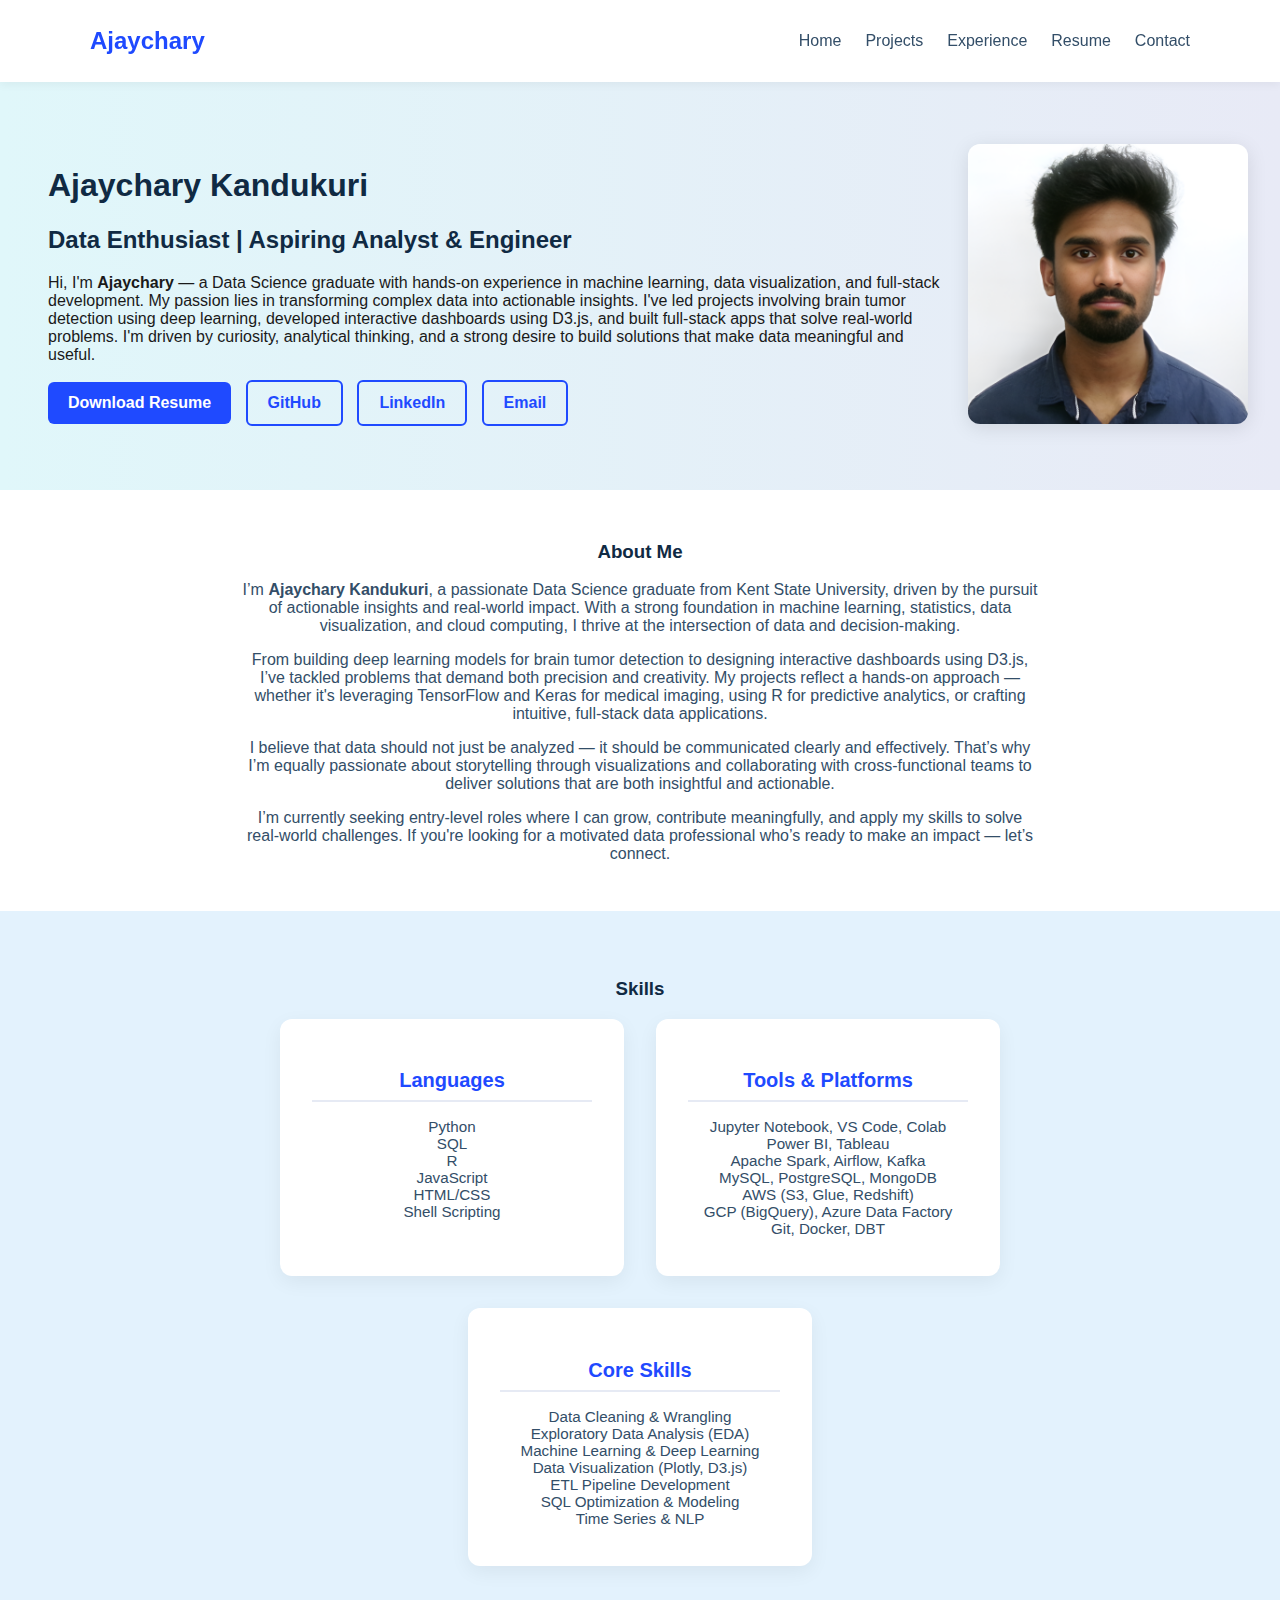
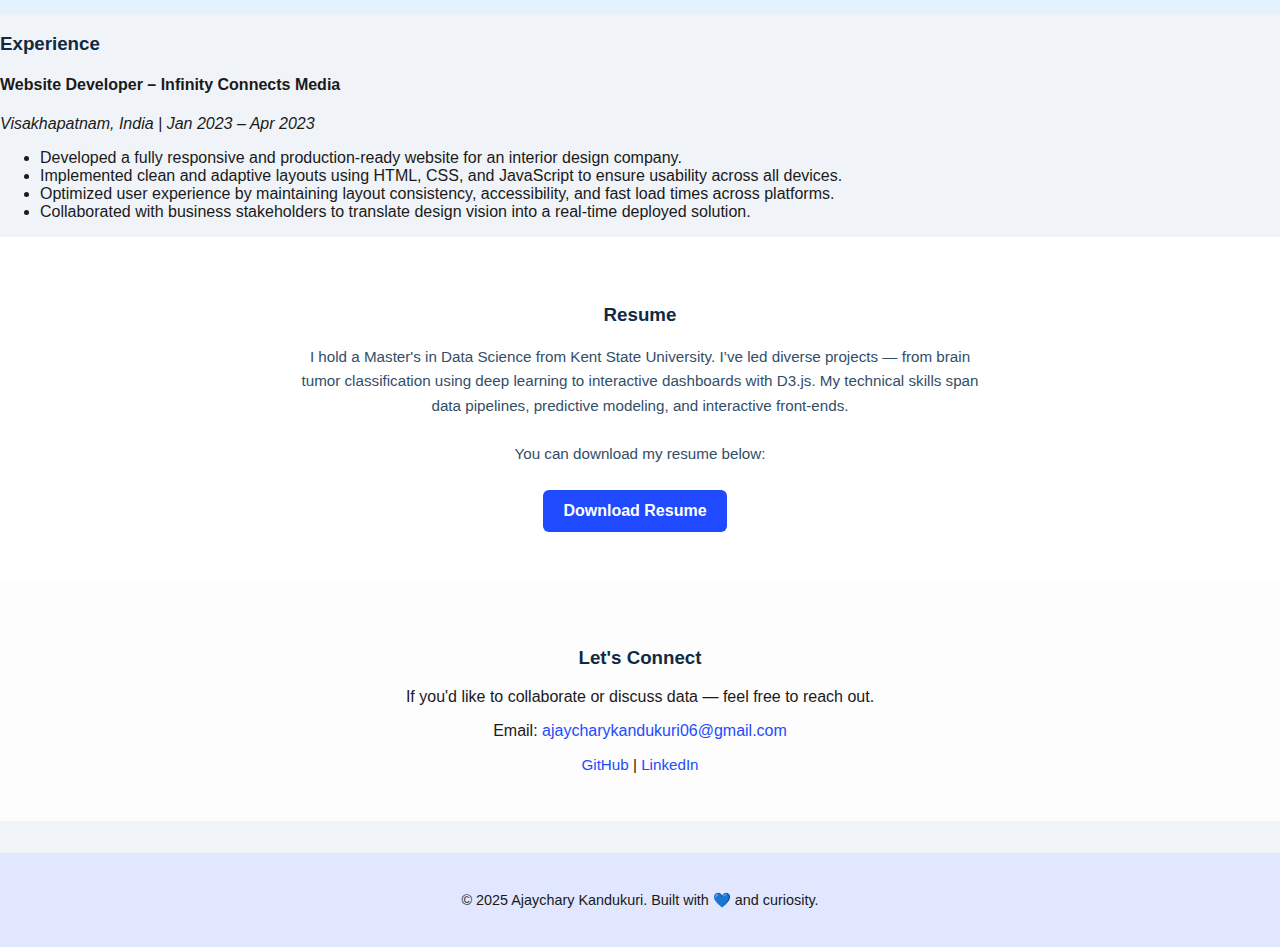
<file: index.html>
<!DOCTYPE html>
<html lang="en">
<head>
  <meta charset="UTF-8" />
  <meta name="viewport" content="width=device-width, initial-scale=1.0" />
  <title>Ajaychary Kandukuri | Portfolio</title>
  <link rel="stylesheet" href="style.css" />
  <script defer src="script.js"></script>
</head>
<body>

  <!-- SCROLL TO TOP BUTTON -->
  <button onclick="scrollToTop()" id="topBtn" title="Go to top">⬆</button>

  <!-- NAVIGATION BAR -->
  <nav class="navbar">
    <div class="nav-container">
      <a href="index.html" class="logo">Ajaychary</a>
      <div class="menu-toggle" onclick="toggleMenu()">☰</div>
      <ul class="nav-links" id="navLinks">
        <li><a href="index.html">Home</a></li>
        <li><a href="projects.html">Projects</a></li>
        <li><a href="#experience">Experience</a></li>
        <li><a href="#resume">Resume</a></li>
        <li><a href="#contact">Contact</a></li>
      </ul>
    </div>
  </nav>

  <!-- HERO SECTION -->
  <header class="hero">
    <div class="hero-text">
      <h1>Ajaychary Kandukuri</h1>
      <h2>Data Enthusiast | Aspiring Analyst & Engineer</h2>
      <p>
        Hi, I'm <strong>Ajaychary</strong> — a Data Science graduate with hands-on experience in machine learning, data visualization, and full-stack development.
        My passion lies in transforming complex data into actionable insights. I've led projects involving brain tumor detection using deep learning,
        developed interactive dashboards using D3.js, and built full-stack apps that solve real-world problems. I'm driven by curiosity, analytical thinking, and a strong desire to build solutions that make data meaningful and useful.
      </p>
      <div class="buttons">
        <a href="Ajay Resume.pdf" download class="btn">Download Resume</a>
        <a href="https://github.com/ajaychary06" class="btn-outline" target="_blank">GitHub</a>
        <a href="https://www.linkedin.com/in/ajaychary-kandukuri-053a5a25a/" class="btn-outline" target="_blank">LinkedIn</a>
        <a href="mailto:ajaycharykandukuri06@gmail.com" class="btn-outline">Email</a>
      </div>
    </div>
    <div class="hero-img">
      <img src="ajay picsa.jpg" alt="Ajaychary's Profile Image" />
    </div>
  </header>

  <!-- ABOUT SECTION -->
  <section class="about">
    <h3>About Me</h3>
    <p>
      I’m <strong>Ajaychary Kandukuri</strong>, a passionate Data Science graduate from Kent State University, driven by the pursuit of actionable insights and real-world impact. With a strong foundation in machine learning, statistics, data visualization, and cloud computing, I thrive at the intersection of data and decision-making.
    </p>
    <p>
      From building deep learning models for brain tumor detection to designing interactive dashboards using D3.js, I’ve tackled problems that demand both precision and creativity. My projects reflect a hands-on approach — whether it's leveraging TensorFlow and Keras for medical imaging, using R for predictive analytics, or crafting intuitive, full-stack data applications.
    </p>
    <p>
      I believe that data should not just be analyzed — it should be communicated clearly and effectively. That’s why I’m equally passionate about storytelling through visualizations and collaborating with cross-functional teams to deliver solutions that are both insightful and actionable.
    </p>
    <p>
      I’m currently seeking entry-level roles where I can grow, contribute meaningfully, and apply my skills to solve real-world challenges. If you're looking for a motivated data professional who’s ready to make an impact — let’s connect.
    </p>
  </section>

  <!-- SKILLS SECTION -->
  <section class="skills" id="skills">
    <h3>Skills</h3>
    <div class="skills-row">

      <!-- Languages -->
      <div class="skill-column">
        <h4>Languages</h4>
        <ul>
          <li>Python</li>
          <li>SQL</li>
          <li>R</li>
          <li>JavaScript</li>
          <li>HTML/CSS</li>
          <li>Shell Scripting</li>
        </ul>
      </div>

      <!-- Tools -->
      <div class="skill-column">
        <h4>Tools & Platforms</h4>
        <ul>
          <li>Jupyter Notebook, VS Code, Colab</li>
          <li>Power BI, Tableau</li>
          <li>Apache Spark, Airflow, Kafka</li>
          <li>MySQL, PostgreSQL, MongoDB</li>
          <li>AWS (S3, Glue, Redshift)</li>
          <li>GCP (BigQuery), Azure Data Factory</li>
          <li>Git, Docker, DBT</li>
        </ul>
      </div>

      <!-- Core Skills -->
      <div class="skill-column">
        <h4>Core Skills</h4>
        <ul>
          <li>Data Cleaning & Wrangling</li>
          <li>Exploratory Data Analysis (EDA)</li>
          <li>Machine Learning & Deep Learning</li>
          <li>Data Visualization (Plotly, D3.js)</li>
          <li>ETL Pipeline Development</li>
          <li>SQL Optimization & Modeling</li>
          <li>Time Series & NLP</li>
        </ul>
      </div>

    </div>
  </section>

  <!-- EXPERIENCE SECTION -->
  <section class="experience" id="experience">
    <h3>Experience</h3>
    <div class="job-entry">
      <h4>Website Developer – Infinity Connects Media</h4>
      <p><em>Visakhapatnam, India | Jan 2023 – Apr 2023</em></p>
      <ul>
        <li>Developed a fully responsive and production-ready website for an interior design company.</li>
        <li>Implemented clean and adaptive layouts using HTML, CSS, and JavaScript to ensure usability across all devices.</li>
        <li>Optimized user experience by maintaining layout consistency, accessibility, and fast load times across platforms.</li>
        <li>Collaborated with business stakeholders to translate design vision into a real-time deployed solution.</li>
      </ul>
    </div>
  </section>

  <!-- RESUME SECTION -->
  <section id="resume" class="resume-section">
    <h3>Resume</h3>
    <p>
      I hold a Master's in Data Science from Kent State University. I’ve led diverse projects — from brain tumor classification using deep learning to interactive dashboards with D3.js.
      My technical skills span data pipelines, predictive modeling, and interactive front-ends.
    </p>
    <p>You can download my resume below:</p>
    <a href="Ajay Resume.pdf" download class="btn">Download Resume</a>
  </section>

  <!-- CONTACT SECTION -->
  <section id="contact" class="contact">
    <h3>Let's Connect</h3>
    <p>If you'd like to collaborate or discuss data — feel free to reach out.</p>
    <p>Email: <a href="mailto:ajaycharykandukuri06@gmail.com">ajaycharykandukuri06@gmail.com</a></p>
    <div class="contact-socials">
      <a href="https://github.com/ajaychary06" target="_blank">GitHub</a> |
      <a href="https://www.linkedin.com/in/ajaychary-kandukuri-053a5a25a/" target="_blank">LinkedIn</a>
    </div>
  </section>

  <!-- FOOTER -->
  <footer class="footer">
    <p>&copy; 2025 Ajaychary Kandukuri. Built with 💙 and curiosity.</p>
  </footer>

  <!-- Google Analytics -->
  <script async src="https://www.googletagmanager.com/gtag/js?id=G-62E37YFC2W"></script>
  <script>
    window.dataLayer = window.dataLayer || [];
    function gtag(){dataLayer.push(arguments);}
    gtag('js', new Date());
    gtag('config', 'G-62E37YFC2W');
  </script>

  <!-- Mobile Menu Toggle Script -->
  <script>
    function toggleMenu() {
      const nav = document.getElementById("navLinks");
      nav.classList.toggle("active");
    }

    // Optional: Scroll to top logic
    window.onscroll = function () {
      const topBtn = document.getElementById("topBtn");
      topBtn.style.display = window.scrollY > 200 ? "block" : "none";
    };

    function scrollToTop() {
      window.scrollTo({ top: 0, behavior: "smooth" });
    }
  </script>

</body>
</html>
</file>
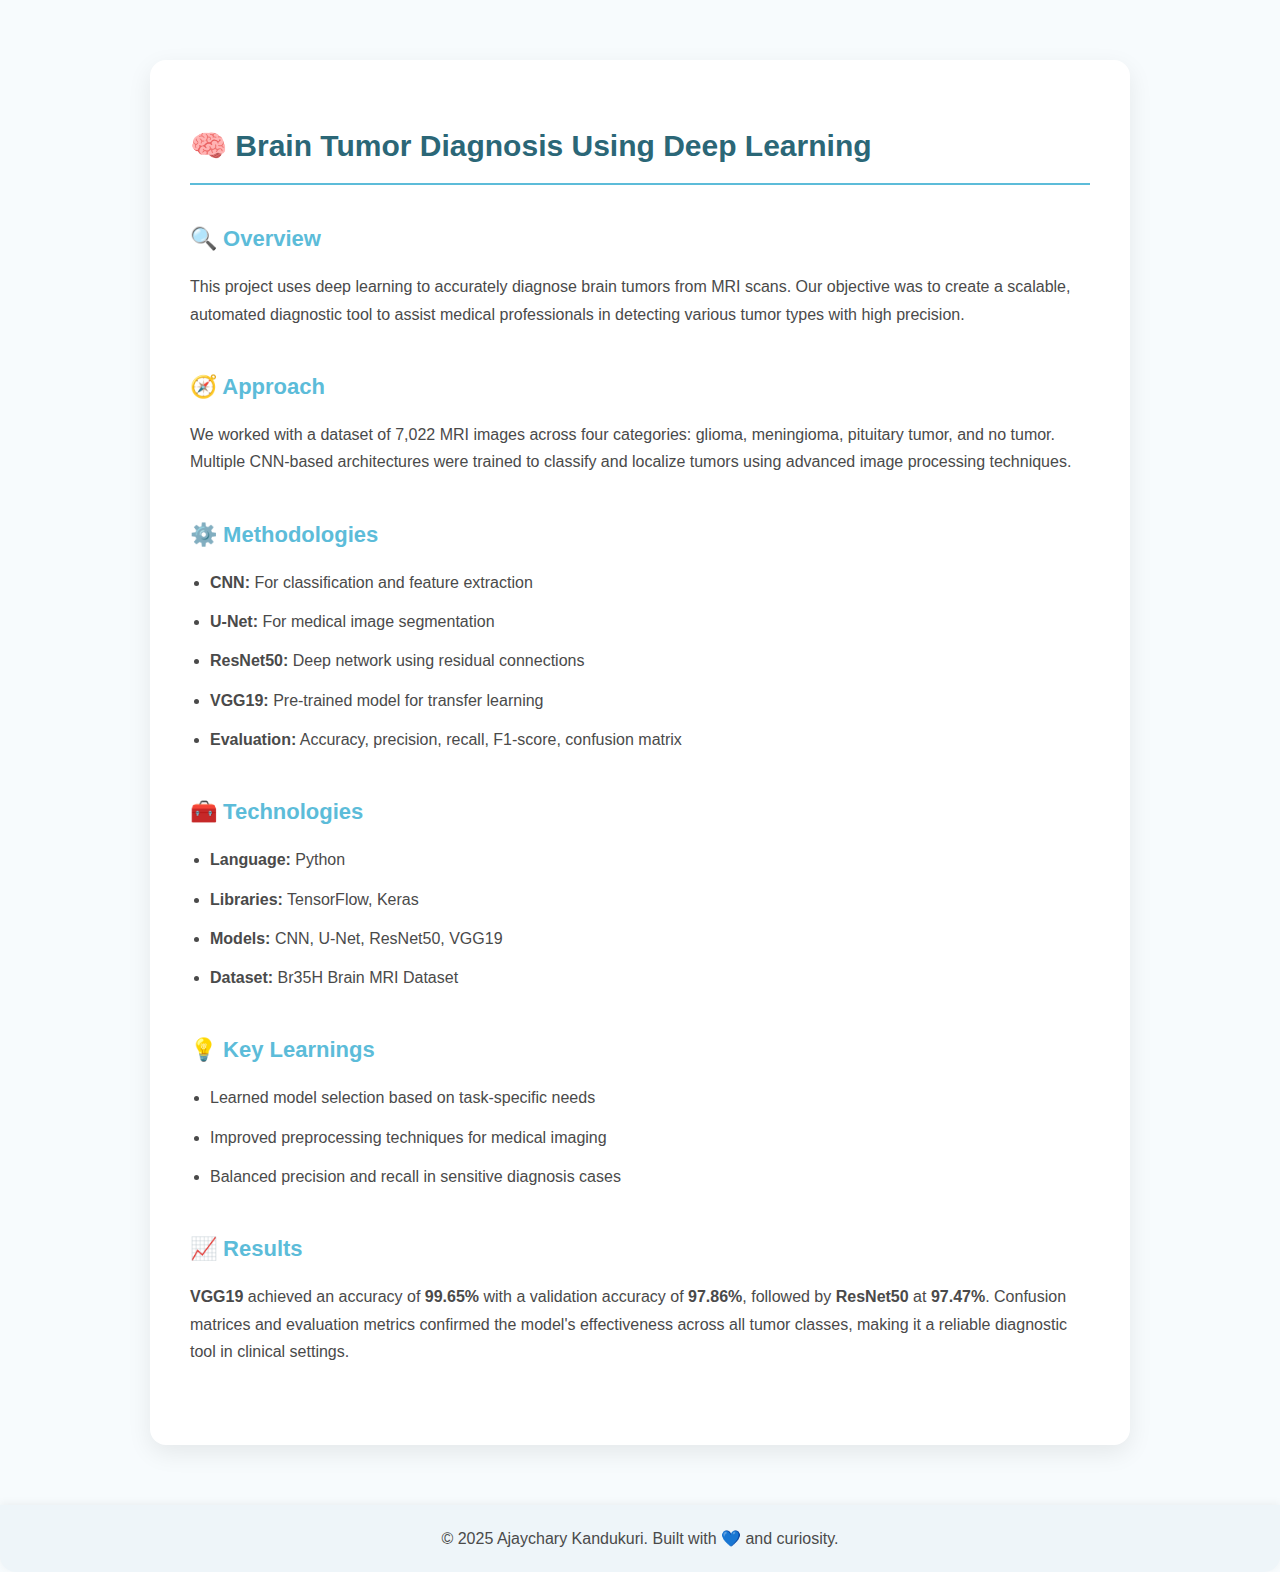
<file: brain tumor.html>
<!DOCTYPE html>
<html lang="en">
<head>
  <meta charset="UTF-8" />
  <meta name="viewport" content="width=device-width, initial-scale=1.0"/>
  <title>Brain Tumor Diagnosis</title>
  <style>
    :root {
      --bg: #f7fbfd;
      --card: #ffffff;
      --primary: #5cbcd9;
      --accent: #2b6777;
      --text: #1f2d3d;
      --soft-text: #4a4a4a;
    }

    body {
      margin: 0;
      font-family: 'Helvetica Neue', 'Segoe UI', sans-serif;
      background-color: var(--bg);
      color: var(--text);
      line-height: 1.7;
    }

    .container {
      max-width: 900px;
      margin: 60px auto;
      background-color: var(--card);
      padding: 40px;
      border-radius: 16px;
      box-shadow: 0 8px 24px rgba(0, 0, 0, 0.08);
    }

    h1 {
      font-size: 30px;
      color: var(--accent);
      border-bottom: 2px solid var(--primary);
      padding-bottom: 12px;
      margin-bottom: 30px;
    }

    h2 {
      font-size: 22px;
      color: var(--primary);
      margin-top: 35px;
      margin-bottom: 12px;
    }

    p, li {
      font-size: 16px;
      color: var(--soft-text);
      margin-bottom: 12px;
    }

    ul {
      padding-left: 20px;
    }

    .section {
      margin-bottom: 40px;
    }

    @media (max-width: 768px) {
      .container {
        padding: 25px;
        margin: 20px;
      }

      h1 {
        font-size: 24px;
      }

      h2 {
        font-size: 20px;
      }
    }
  </style>
</head>
<body>
  <div class="container">
    <h1>🧠 Brain Tumor Diagnosis Using Deep Learning</h1>

    <div class="section">
      <h2>🔍 Overview</h2>
      <p>
        This project uses deep learning to accurately diagnose brain tumors from MRI scans. Our objective was to create a scalable, automated diagnostic tool to assist medical professionals in detecting various tumor types with high precision.
      </p>
    </div>

    <div class="section">
      <h2>🧭 Approach</h2>
      <p>
        We worked with a dataset of 7,022 MRI images across four categories: glioma, meningioma, pituitary tumor, and no tumor.
        Multiple CNN-based architectures were trained to classify and localize tumors using advanced image processing techniques.
      </p>
    </div>

    <div class="section">
      <h2>⚙️ Methodologies</h2>
      <ul>
        <li><strong>CNN:</strong> For classification and feature extraction</li>
        <li><strong>U-Net:</strong> For medical image segmentation</li>
        <li><strong>ResNet50:</strong> Deep network using residual connections</li>
        <li><strong>VGG19:</strong> Pre-trained model for transfer learning</li>
        <li><strong>Evaluation:</strong> Accuracy, precision, recall, F1-score, confusion matrix</li>
      </ul>
    </div>

    <div class="section">
      <h2>🧰 Technologies</h2>
      <ul>
        <li><strong>Language:</strong> Python</li>
        <li><strong>Libraries:</strong> TensorFlow, Keras</li>
        <li><strong>Models:</strong> CNN, U-Net, ResNet50, VGG19</li>
        <li><strong>Dataset:</strong> Br35H Brain MRI Dataset</li>
      </ul>
    </div>

    <div class="section">
      <h2>💡 Key Learnings</h2>
      <ul>
        <li>Learned model selection based on task-specific needs</li>
        <li>Improved preprocessing techniques for medical imaging</li>
        <li>Balanced precision and recall in sensitive diagnosis cases</li>
      </ul>
    </div>

    <div class="section">
      <h2>📈 Results</h2>
      <p>
        <strong>VGG19</strong> achieved an accuracy of <strong>99.65%</strong> with a validation accuracy of <strong>97.86%</strong>,
        followed by <strong>ResNet50</strong> at <strong>97.47%</strong>. Confusion matrices and evaluation metrics confirmed
        the model's effectiveness across all tumor classes, making it a reliable diagnostic tool in clinical settings.
      </p>
    </div>
  </div>
  <footer class="footer" style="background-color: #eef5f9; color: #4a4a4a; text-align: center; padding: 20px; margin-top: 40px; border-radius: 0 0 16px 16px; box-shadow: 0 -2px 8px rgba(0, 0, 0, 0.05);">
    <p style="margin: 0;">&copy; 2025 Ajaychary Kandukuri. Built with 💙 and curiosity.</p>
  </footer>
</body>
</html>
</file>
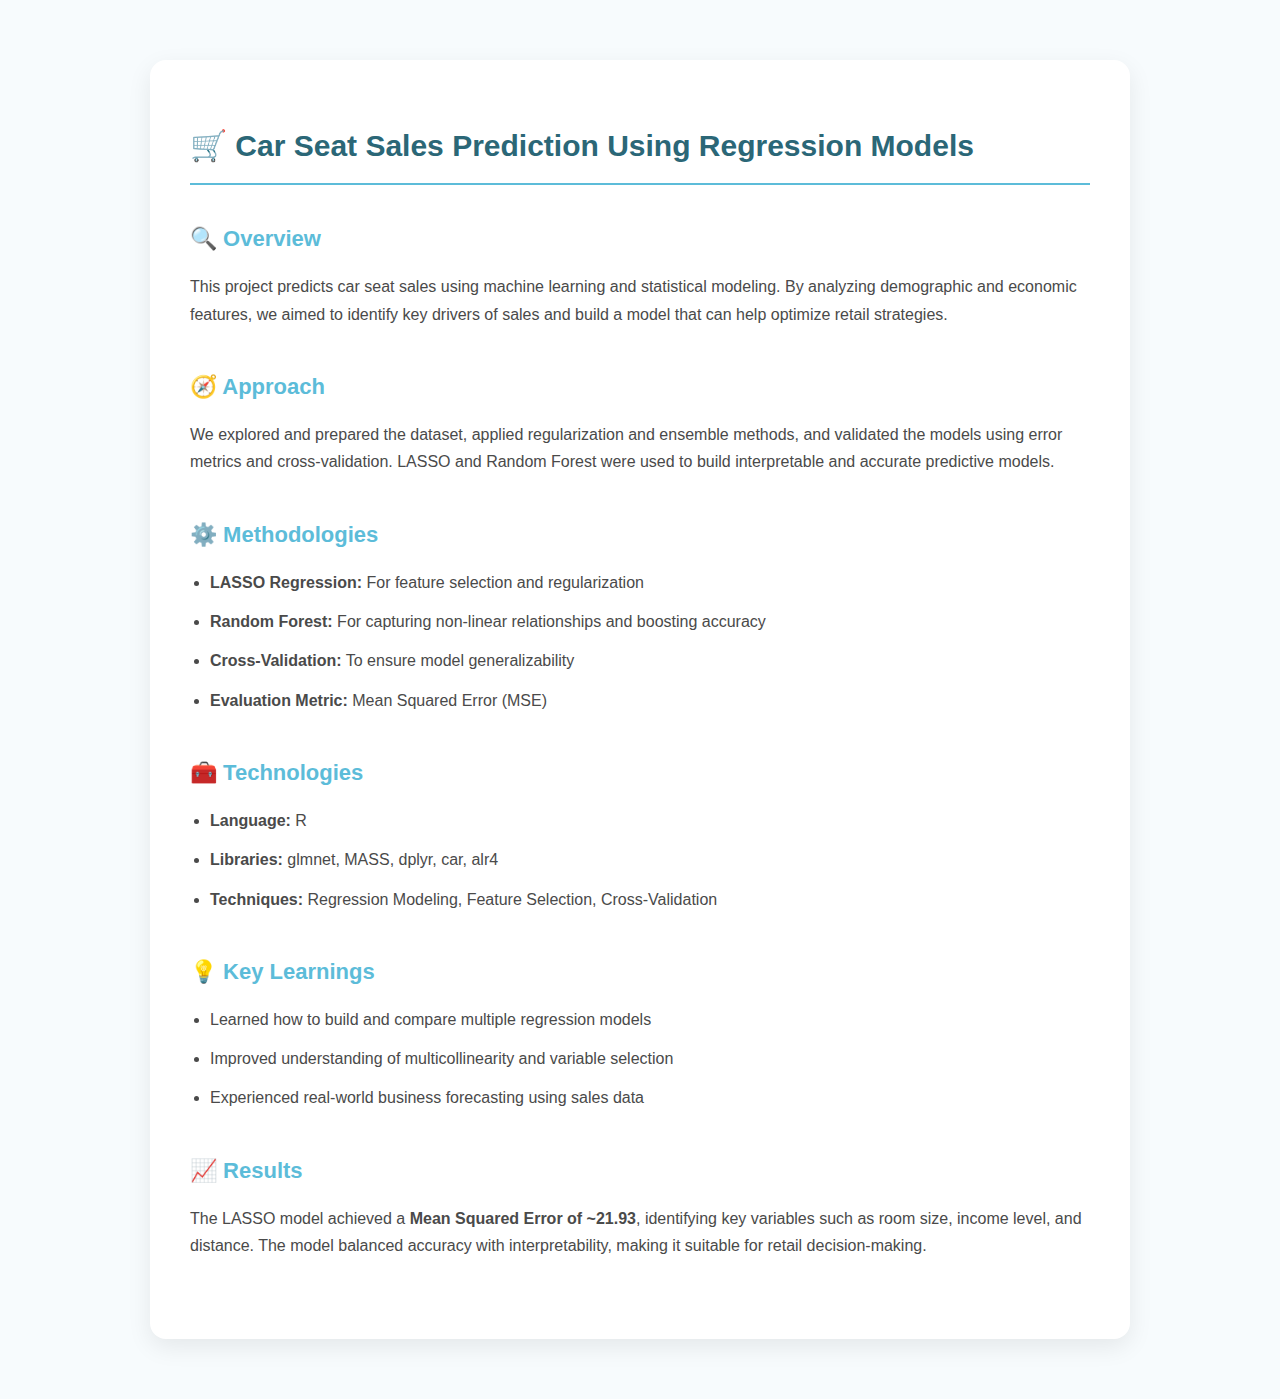
<file: car seats sales.html>
<!DOCTYPE html>
<html lang="en">
<head>
  <meta charset="UTF-8" />
  <meta name="viewport" content="width=device-width, initial-scale=1.0"/>
  <title>Car Seat Sales Prediction</title>
  <style>
    :root {
      --bg: #f7fbfd;
      --card: #ffffff;
      --primary: #5cbcd9;
      --accent: #2b6777;
      --text: #1f2d3d;
      --soft-text: #4a4a4a;
    }

    body {
      margin: 0;
      font-family: 'Helvetica Neue', 'Segoe UI', sans-serif;
      background-color: var(--bg);
      color: var(--text);
      line-height: 1.7;
    }

    .container {
      max-width: 900px;
      margin: 60px auto;
      background-color: var(--card);
      padding: 40px;
      border-radius: 16px;
      box-shadow: 0 8px 24px rgba(0, 0, 0, 0.08);
    }

    h1 {
      font-size: 30px;
      color: var(--accent);
      border-bottom: 2px solid var(--primary);
      padding-bottom: 12px;
      margin-bottom: 30px;
    }

    h2 {
      font-size: 22px;
      color: var(--primary);
      margin-top: 35px;
      margin-bottom: 12px;
    }

    p, li {
      font-size: 16px;
      color: var(--soft-text);
      margin-bottom: 12px;
    }

    ul {
      padding-left: 20px;
    }

    .section {
      margin-bottom: 40px;
    }

    @media (max-width: 768px) {
      .container {
        padding: 25px;
        margin: 20px;
      }

      h1 {
        font-size: 24px;
      }

      h2 {
        font-size: 20px;
      }
    }
  </style>
</head>
<body>
  <div class="container">
    <h1>🛒 Car Seat Sales Prediction Using Regression Models</h1>

    <div class="section">
      <h2>🔍 Overview</h2>
      <p>
        This project predicts car seat sales using machine learning and statistical modeling. By analyzing demographic and economic features, we aimed to identify key drivers of sales and build a model that can help optimize retail strategies.
      </p>
    </div>

    <div class="section">
      <h2>🧭 Approach</h2>
      <p>
        We explored and prepared the dataset, applied regularization and ensemble methods, and validated the models using error metrics and cross-validation.
        LASSO and Random Forest were used to build interpretable and accurate predictive models.
      </p>
    </div>

    <div class="section">
      <h2>⚙️ Methodologies</h2>
      <ul>
        <li><strong>LASSO Regression:</strong> For feature selection and regularization</li>
        <li><strong>Random Forest:</strong> For capturing non-linear relationships and boosting accuracy</li>
        <li><strong>Cross-Validation:</strong> To ensure model generalizability</li>
        <li><strong>Evaluation Metric:</strong> Mean Squared Error (MSE)</li>
      </ul>
    </div>

    <div class="section">
      <h2>🧰 Technologies</h2>
      <ul>
        <li><strong>Language:</strong> R</li>
        <li><strong>Libraries:</strong> glmnet, MASS, dplyr, car, alr4</li>
        <li><strong>Techniques:</strong> Regression Modeling, Feature Selection, Cross-Validation</li>
      </ul>
    </div>

    <div class="section">
      <h2>💡 Key Learnings</h2>
      <ul>
        <li>Learned how to build and compare multiple regression models</li>
        <li>Improved understanding of multicollinearity and variable selection</li>
        <li>Experienced real-world business forecasting using sales data</li>
      </ul>
    </div>

    <div class="section">
      <h2>📈 Results</h2>
      <p>
        The LASSO model achieved a <strong>Mean Squared Error of ~21.93</strong>, identifying key variables such as room size,
        income level, and distance. The model balanced accuracy with interpretability, making it suitable for retail decision-making.
      </p>
    </div>
  </div>
</body>
</html>
</file>
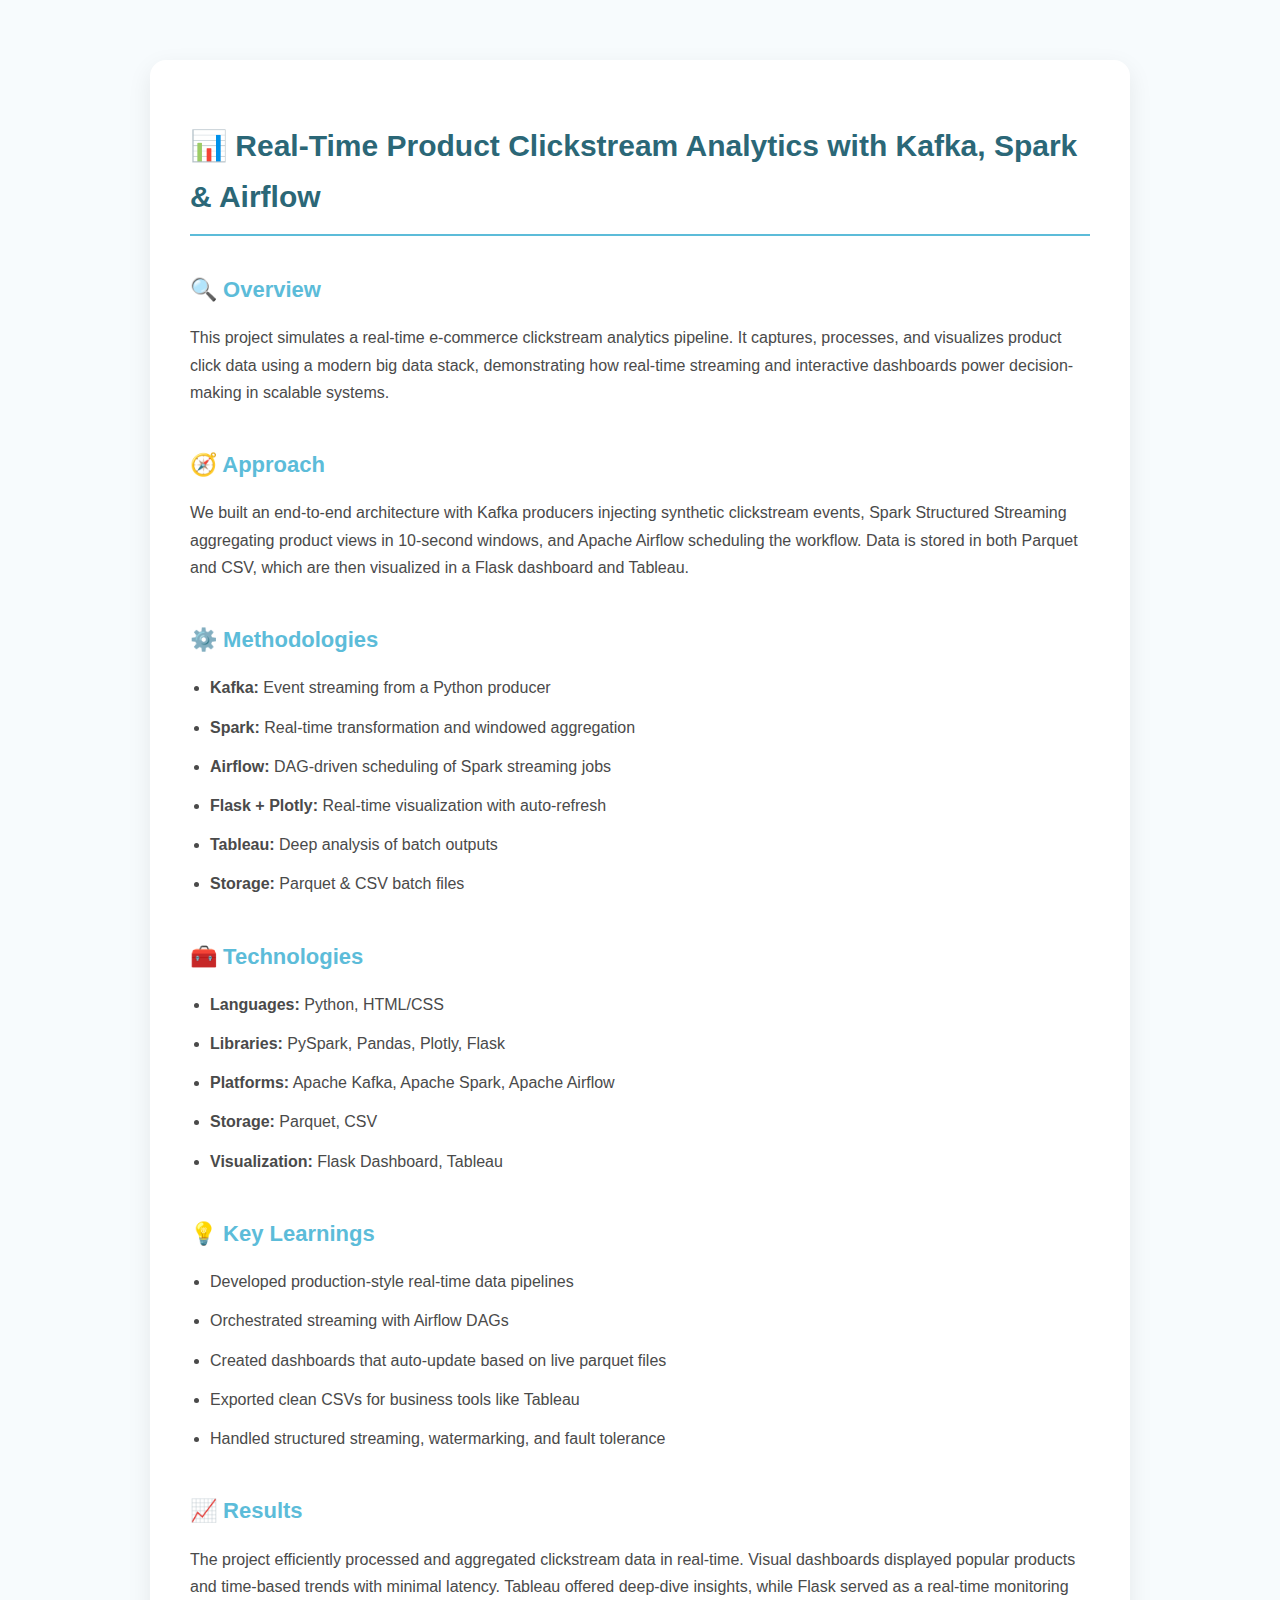
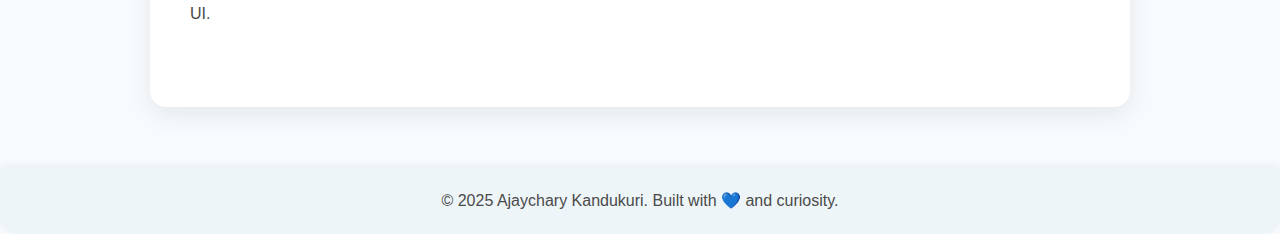
<file: clickstream project.html>
<!DOCTYPE html>
<html lang="en">
<head>
  <meta charset="UTF-8" />
  <meta name="viewport" content="width=device-width, initial-scale=1.0"/>
  <title>Real-Time Product Clickstream Analytics</title>
  <style>
    :root {
      --bg: #f7fbfd;
      --card: #ffffff;
      --primary: #5cbcd9;
      --accent: #2b6777;
      --text: #1f2d3d;
      --soft-text: #4a4a4a;
    }

    body {
      margin: 0;
      font-family: 'Helvetica Neue', 'Segoe UI', sans-serif;
      background-color: var(--bg);
      color: var(--text);
      line-height: 1.7;
    }

    .container {
      max-width: 900px;
      margin: 60px auto;
      background-color: var(--card);
      padding: 40px;
      border-radius: 16px;
      box-shadow: 0 8px 24px rgba(0, 0, 0, 0.08);
    }

    h1 {
      font-size: 30px;
      color: var(--accent);
      border-bottom: 2px solid var(--primary);
      padding-bottom: 12px;
      margin-bottom: 30px;
    }

    h2 {
      font-size: 22px;
      color: var(--primary);
      margin-top: 35px;
      margin-bottom: 12px;
    }

    p, li {
      font-size: 16px;
      color: var(--soft-text);
      margin-bottom: 12px;
    }

    ul {
      padding-left: 20px;
    }

    .section {
      margin-bottom: 40px;
    }

    @media (max-width: 768px) {
      .container {
        padding: 25px;
        margin: 20px;
      }

      h1 {
        font-size: 24px;
      }

      h2 {
        font-size: 20px;
      }
    }
  </style>
</head>
<body>
  <div class="container">
    <h1>📊 Real-Time Product Clickstream Analytics with Kafka, Spark & Airflow</h1>

    <div class="section">
      <h2>🔍 Overview</h2>
      <p>
        This project simulates a real-time e-commerce clickstream analytics pipeline. It captures, processes, and visualizes product click data using a modern big data stack, demonstrating how real-time streaming and interactive dashboards power decision-making in scalable systems.
      </p>
    </div>

    <div class="section">
      <h2>🧭 Approach</h2>
      <p>
        We built an end-to-end architecture with Kafka producers injecting synthetic clickstream events, Spark Structured Streaming aggregating product views in 10-second windows, and Apache Airflow scheduling the workflow. Data is stored in both Parquet and CSV, which are then visualized in a Flask dashboard and Tableau.
      </p>
    </div>

    <div class="section">
      <h2>⚙️ Methodologies</h2>
      <ul>
        <li><strong>Kafka:</strong> Event streaming from a Python producer</li>
        <li><strong>Spark:</strong> Real-time transformation and windowed aggregation</li>
        <li><strong>Airflow:</strong> DAG-driven scheduling of Spark streaming jobs</li>
        <li><strong>Flask + Plotly:</strong> Real-time visualization with auto-refresh</li>
        <li><strong>Tableau:</strong> Deep analysis of batch outputs</li>
        <li><strong>Storage:</strong> Parquet & CSV batch files</li>
      </ul>
    </div>

    <div class="section">
      <h2>🧰 Technologies</h2>
      <ul>
        <li><strong>Languages:</strong> Python, HTML/CSS</li>
        <li><strong>Libraries:</strong> PySpark, Pandas, Plotly, Flask</li>
        <li><strong>Platforms:</strong> Apache Kafka, Apache Spark, Apache Airflow</li>
        <li><strong>Storage:</strong> Parquet, CSV</li>
        <li><strong>Visualization:</strong> Flask Dashboard, Tableau</li>
      </ul>
    </div>

    <div class="section">
      <h2>💡 Key Learnings</h2>
      <ul>
        <li>Developed production-style real-time data pipelines</li>
        <li>Orchestrated streaming with Airflow DAGs</li>
        <li>Created dashboards that auto-update based on live parquet files</li>
        <li>Exported clean CSVs for business tools like Tableau</li>
        <li>Handled structured streaming, watermarking, and fault tolerance</li>
      </ul>
    </div>

    <div class="section">
      <h2>📈 Results</h2>
      <p>
        The project efficiently processed and aggregated clickstream data in real-time. Visual dashboards displayed popular products and time-based trends with minimal latency. Tableau offered deep-dive insights, while Flask served as a real-time monitoring UI.
      </p>
    </div>
  </div>
  <footer class="footer" style="background-color: #eef5f9; color: #4a4a4a; text-align: center; padding: 20px; margin-top: 40px; border-radius: 0 0 16px 16px; box-shadow: 0 -2px 8px rgba(0, 0, 0, 0.05);">
    <p style="margin: 0;">&copy; 2025 Ajaychary Kandukuri. Built with 💙 and curiosity.</p>
  </footer>
</body>
</html>
</file>
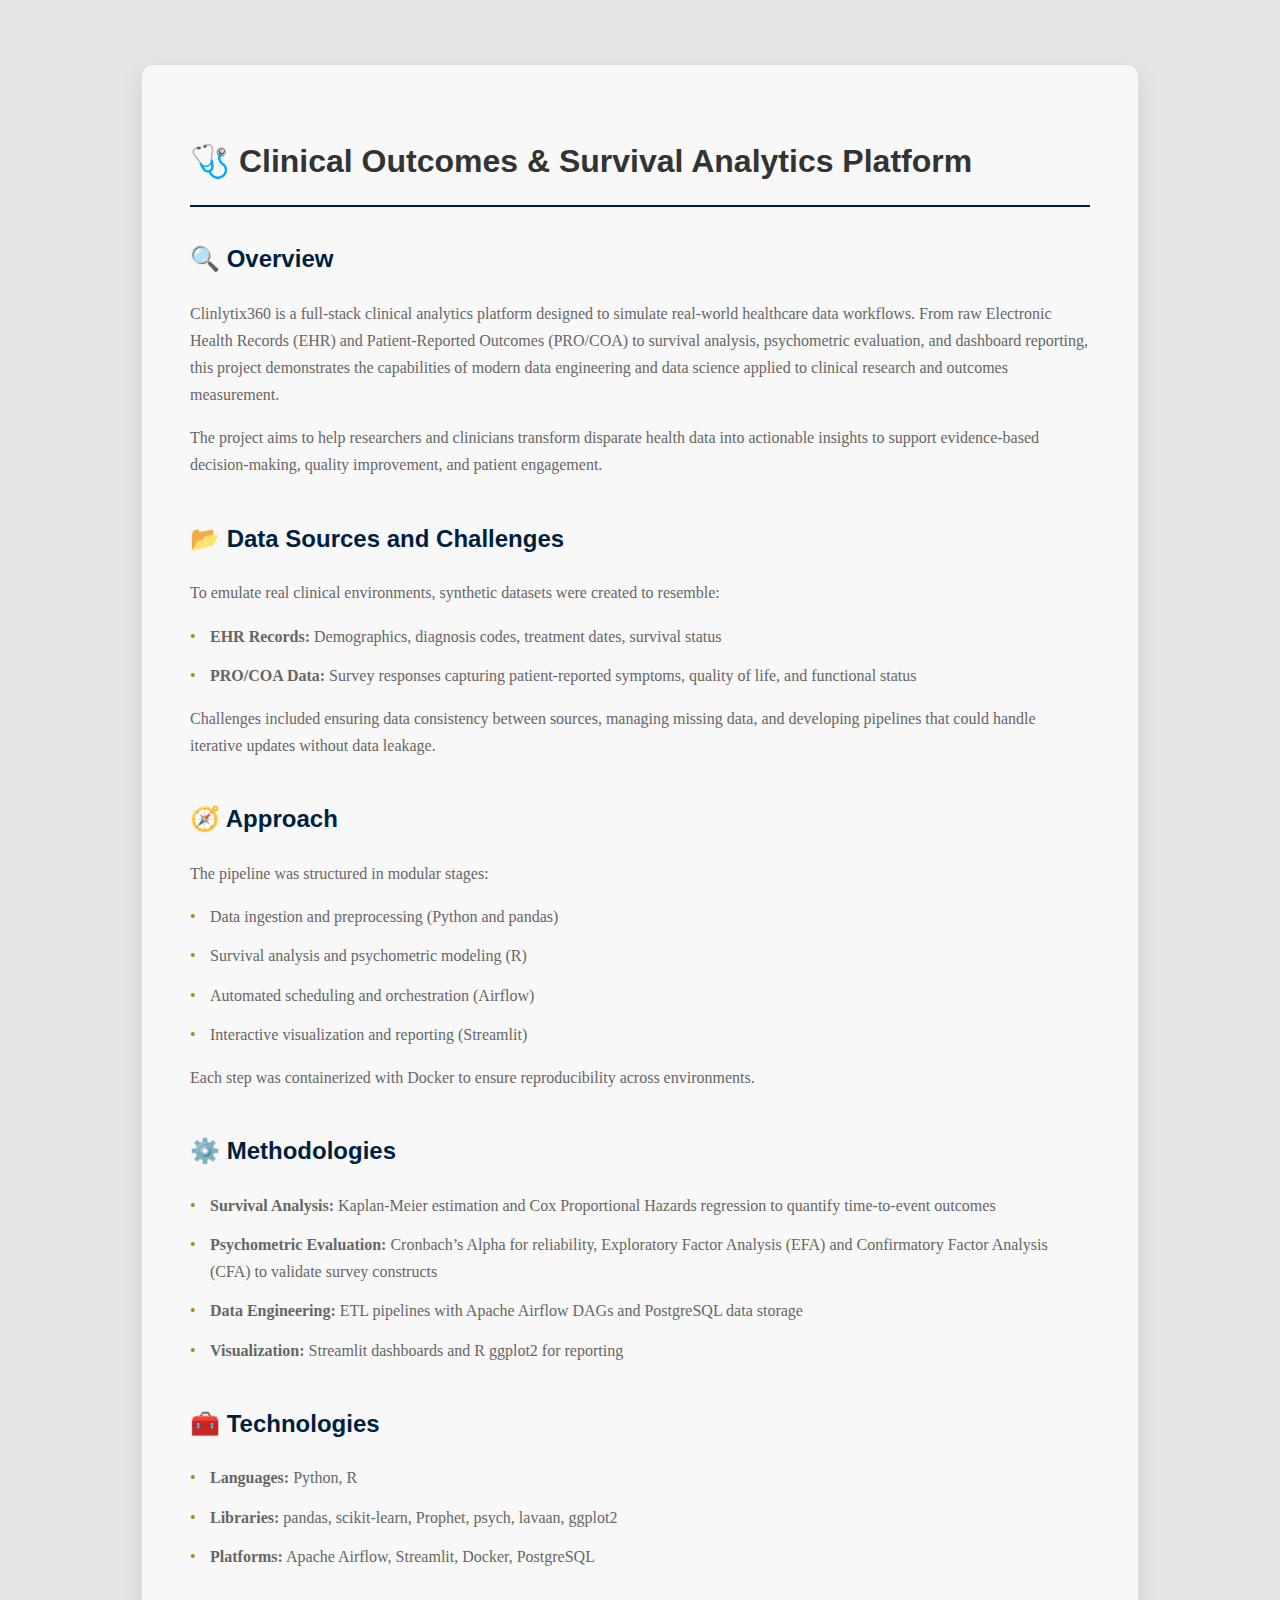
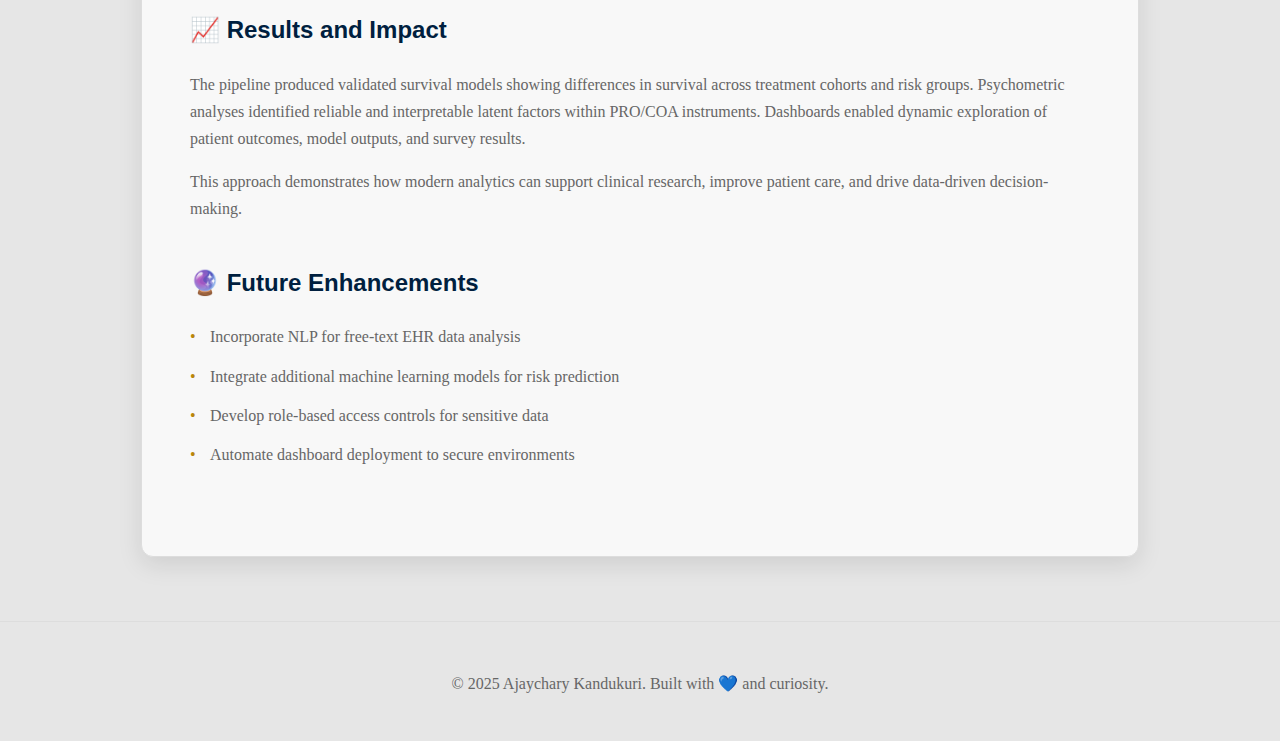
<file: clinlytix360 project.html>
<!DOCTYPE html>
<html lang="en">
<head>
    <meta charset="UTF-8" />
    <meta name="viewport" content="width=device-width, initial-scale=1.0"/>
    <title>Clinlytix360 – End-to-End Clinical Analytics Pipeline</title>
    <style>
        /* --- Root Variables for a Royal & Elegant Theme --- */
        :root {
            --royal-navy: #001f3f;
            --gold-accent: #b8860b;
            --background-light: #f8f8f8;
            --background-dark: #e6e6e6;
            --text-color-dark: #333;
            --text-color-soft: #666;
            --border-color: #ddd;
            --shadow-color: rgba(0, 0, 0, 0.1);
            --font-family-body: 'Merriweather', serif;
            --font-family-heading: 'Poppins', sans-serif;
        }

        /* --- General Body Styles --- */
        body {
            margin: 0;
            font-family: var(--font-family-body);
            background-color: var(--background-dark);
            color: var(--text-color-dark);
            line-height: 1.7;
        }

        /* --- Project Detail Container --- */
        .project-detail-container {
            max-width: 900px;
            margin: 4rem auto;
            background-color: var(--background-light);
            padding: 3rem;
            border-radius: 12px;
            box-shadow: 0 8px 24px var(--shadow-color);
            border: 1px solid var(--border-color);
        }

        /* --- Headings --- */
        h1, h2, h3, h4 {
            font-family: var(--font-family-heading);
            font-weight: 600;
            color: var(--text-color-dark);
        }

        h1 {
            font-size: 2rem;
            color: var(--text-color-dark);
            border-bottom: 2px solid var(--royal-navy);
            padding-bottom: 1rem;
            margin-bottom: 2rem;
        }

        h2 {
            font-size: 1.5rem;
            color: var(--royal-navy);
            margin-top: 2rem;
        }

        /* --- Paragraphs and Lists --- */
        p, li {
            font-size: 1rem;
            color: var(--text-color-soft);
            margin-bottom: 12px;
        }

        ul {
            list-style: none;
            padding: 0;
        }
        
        li {
            position: relative;
            padding-left: 20px;
        }
        
        li::before {
            content: '•';
            color: var(--gold-accent);
            position: absolute;
            left: 0;
        }

        .section {
            margin-bottom: 40px;
        }

        /* --- Footer --- */
        .footer {
            background-color: var(--background-dark);
            text-align: center;
            padding: 2rem;
            color: var(--text-color-soft);
            font-size: 0.9rem;
            margin-top: 3rem;
            border-top: 1px solid var(--border-color);
        }

        /* --- Media Queries --- */
        @media (max-width: 768px) {
            .project-detail-container {
                margin: 2rem 1rem;
                padding: 2rem 1.5rem;
            }

            h1 {
                font-size: 24px;
            }

            h2 {
                font-size: 20px;
            }
        }
    </style>
</head>
<body>
    <div class="project-detail-container">
        <h1>🩺 Clinical Outcomes & Survival Analytics Platform </h1>

        <div class="section">
            <h2>🔍 Overview</h2>
            <p>
                Clinlytix360 is a full-stack clinical analytics platform designed to simulate real-world healthcare data workflows. From raw Electronic Health Records (EHR) and Patient-Reported Outcomes (PRO/COA) to survival analysis, psychometric evaluation, and dashboard reporting, this project demonstrates the capabilities of modern data engineering and data science applied to clinical research and outcomes measurement.
            </p>
            <p>
                The project aims to help researchers and clinicians transform disparate health data into actionable insights to support evidence-based decision-making, quality improvement, and patient engagement.
            </p>
        </div>

        <div class="section">
            <h2>📂 Data Sources and Challenges</h2>
            <p>
                To emulate real clinical environments, synthetic datasets were created to resemble:
            </p>
            <ul>
                <li><strong>EHR Records:</strong> Demographics, diagnosis codes, treatment dates, survival status</li>
                <li><strong>PRO/COA Data:</strong> Survey responses capturing patient-reported symptoms, quality of life, and functional status</li>
            </ul>
            <p>
                Challenges included ensuring data consistency between sources, managing missing data, and developing pipelines that could handle iterative updates without data leakage.
            </p>
        </div>

        <div class="section">
            <h2>🧭 Approach</h2>
            <p>
                The pipeline was structured in modular stages:
            </p>
            <ul>
                <li>Data ingestion and preprocessing (Python and pandas)</li>
                <li>Survival analysis and psychometric modeling (R)</li>
                <li>Automated scheduling and orchestration (Airflow)</li>
                <li>Interactive visualization and reporting (Streamlit)</li>
            </ul>
            <p>
                Each step was containerized with Docker to ensure reproducibility across environments.
            </p>
        </div>

        <div class="section">
            <h2>⚙️ Methodologies</h2>
            <ul>
                <li><strong>Survival Analysis:</strong> Kaplan-Meier estimation and Cox Proportional Hazards regression to quantify time-to-event outcomes</li>
                <li><strong>Psychometric Evaluation:</strong> Cronbach’s Alpha for reliability, Exploratory Factor Analysis (EFA) and Confirmatory Factor Analysis (CFA) to validate survey constructs</li>
                <li><strong>Data Engineering:</strong> ETL pipelines with Apache Airflow DAGs and PostgreSQL data storage</li>
                <li><strong>Visualization:</strong> Streamlit dashboards and R ggplot2 for reporting</li>
            </ul>
        </div>

        <div class="section">
            <h2>🧰 Technologies</h2>
            <ul>
                <li><strong>Languages:</strong> Python, R</li>
                <li><strong>Libraries:</strong> pandas, scikit-learn, Prophet, psych, lavaan, ggplot2</li>
                <li><strong>Platforms:</strong> Apache Airflow, Streamlit, Docker, PostgreSQL</li>
            </ul>
        </div>

        <div class="section">
            <h2>📈 Results and Impact</h2>
            <p>
                The pipeline produced validated survival models showing differences in survival across treatment cohorts and risk groups. Psychometric analyses identified reliable and interpretable latent factors within PRO/COA instruments. Dashboards enabled dynamic exploration of patient outcomes, model outputs, and survey results.
            </p>
            <p>
                This approach demonstrates how modern analytics can support clinical research, improve patient care, and drive data-driven decision-making.
            </p>
        </div>

        <div class="section">
            <h2>🔮 Future Enhancements</h2>
            <ul>
                <li>Incorporate NLP for free-text EHR data analysis</li>
                <li>Integrate additional machine learning models for risk prediction</li>
                <li>Develop role-based access controls for sensitive data</li>
                <li>Automate dashboard deployment to secure environments</li>
            </ul>
        </div>
    </div>
    
    <footer class="footer">
        <p>&copy; 2025 Ajaychary Kandukuri. Built with 💙 and curiosity.</p>
    </footer>
</body>
</html>
</file>
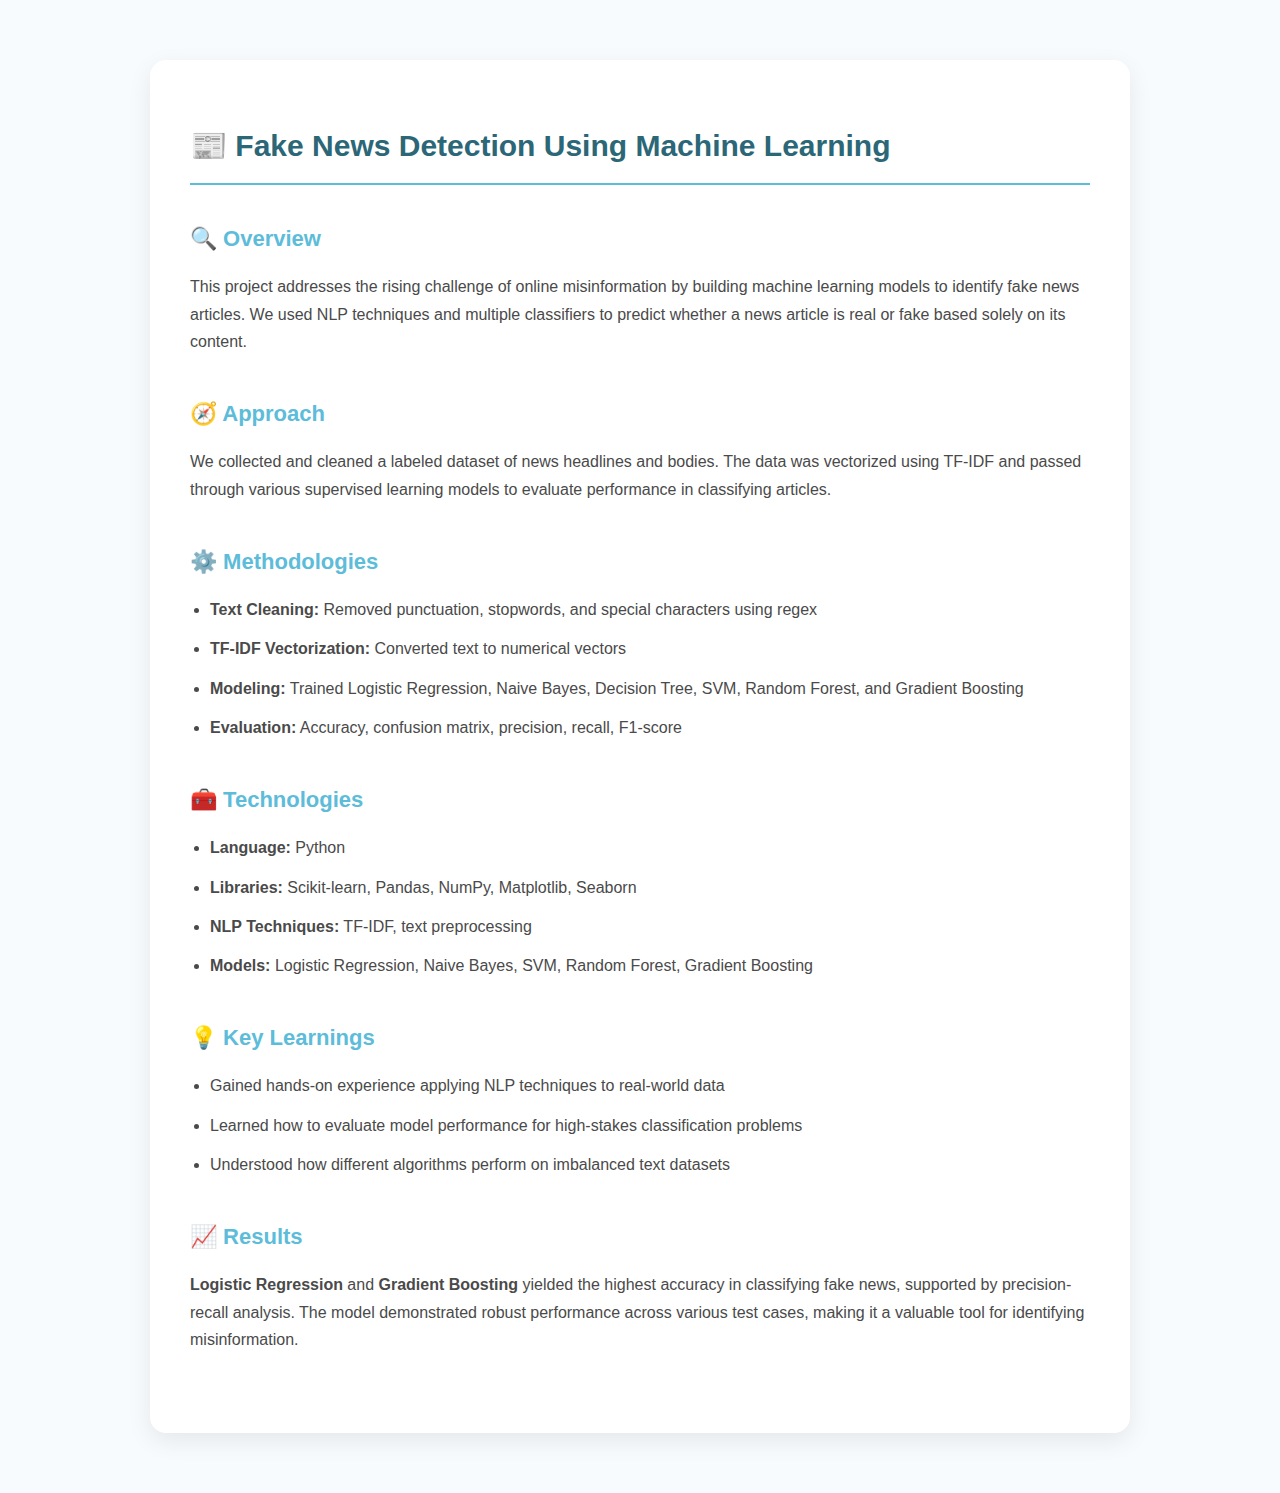
<file: fake news.html>
<!DOCTYPE html>
<html lang="en">
<head>
  <meta charset="UTF-8" />
  <meta name="viewport" content="width=device-width, initial-scale=1.0"/>
  <title>Fake News Detection</title>
  <style>
    :root {
      --bg: #f7fbfd;
      --card: #ffffff;
      --primary: #5cbcd9;
      --accent: #2b6777;
      --text: #1f2d3d;
      --soft-text: #4a4a4a;
    }

    body {
      margin: 0;
      font-family: 'Helvetica Neue', 'Segoe UI', sans-serif;
      background-color: var(--bg);
      color: var(--text);
      line-height: 1.7;
    }

    .container {
      max-width: 900px;
      margin: 60px auto;
      background-color: var(--card);
      padding: 40px;
      border-radius: 16px;
      box-shadow: 0 8px 24px rgba(0, 0, 0, 0.08);
    }

    h1 {
      font-size: 30px;
      color: var(--accent);
      border-bottom: 2px solid var(--primary);
      padding-bottom: 12px;
      margin-bottom: 30px;
    }

    h2 {
      font-size: 22px;
      color: var(--primary);
      margin-top: 35px;
      margin-bottom: 12px;
    }

    p, li {
      font-size: 16px;
      color: var(--soft-text);
      margin-bottom: 12px;
    }

    ul {
      padding-left: 20px;
    }

    .section {
      margin-bottom: 40px;
    }

    @media (max-width: 768px) {
      .container {
        padding: 25px;
        margin: 20px;
      }

      h1 {
        font-size: 24px;
      }

      h2 {
        font-size: 20px;
      }
    }
  </style>
</head>
<body>
  <div class="container">
    <h1>📰 Fake News Detection Using Machine Learning</h1>

    <div class="section">
      <h2>🔍 Overview</h2>
      <p>
        This project addresses the rising challenge of online misinformation by building machine learning models to identify fake news articles.
        We used NLP techniques and multiple classifiers to predict whether a news article is real or fake based solely on its content.
      </p>
    </div>

    <div class="section">
      <h2>🧭 Approach</h2>
      <p>
        We collected and cleaned a labeled dataset of news headlines and bodies. The data was vectorized using TF-IDF and passed through various
        supervised learning models to evaluate performance in classifying articles.
      </p>
    </div>

    <div class="section">
      <h2>⚙️ Methodologies</h2>
      <ul>
        <li><strong>Text Cleaning:</strong> Removed punctuation, stopwords, and special characters using regex</li>
        <li><strong>TF-IDF Vectorization:</strong> Converted text to numerical vectors</li>
        <li><strong>Modeling:</strong> Trained Logistic Regression, Naive Bayes, Decision Tree, SVM, Random Forest, and Gradient Boosting</li>
        <li><strong>Evaluation:</strong> Accuracy, confusion matrix, precision, recall, F1-score</li>
      </ul>
    </div>

    <div class="section">
      <h2>🧰 Technologies</h2>
      <ul>
        <li><strong>Language:</strong> Python</li>
        <li><strong>Libraries:</strong> Scikit-learn, Pandas, NumPy, Matplotlib, Seaborn</li>
        <li><strong>NLP Techniques:</strong> TF-IDF, text preprocessing</li>
        <li><strong>Models:</strong> Logistic Regression, Naive Bayes, SVM, Random Forest, Gradient Boosting</li>
      </ul>
    </div>

    <div class="section">
      <h2>💡 Key Learnings</h2>
      <ul>
        <li>Gained hands-on experience applying NLP techniques to real-world data</li>
        <li>Learned how to evaluate model performance for high-stakes classification problems</li>
        <li>Understood how different algorithms perform on imbalanced text datasets</li>
      </ul>
    </div>

    <div class="section">
      <h2>📈 Results</h2>
      <p>
        <strong>Logistic Regression</strong> and <strong>Gradient Boosting</strong> yielded the highest accuracy in classifying fake news,
        supported by precision-recall analysis. The model demonstrated robust performance across various test cases,
        making it a valuable tool for identifying misinformation.
      </p>
    </div>
  </div>
</body>
</html>
</file>
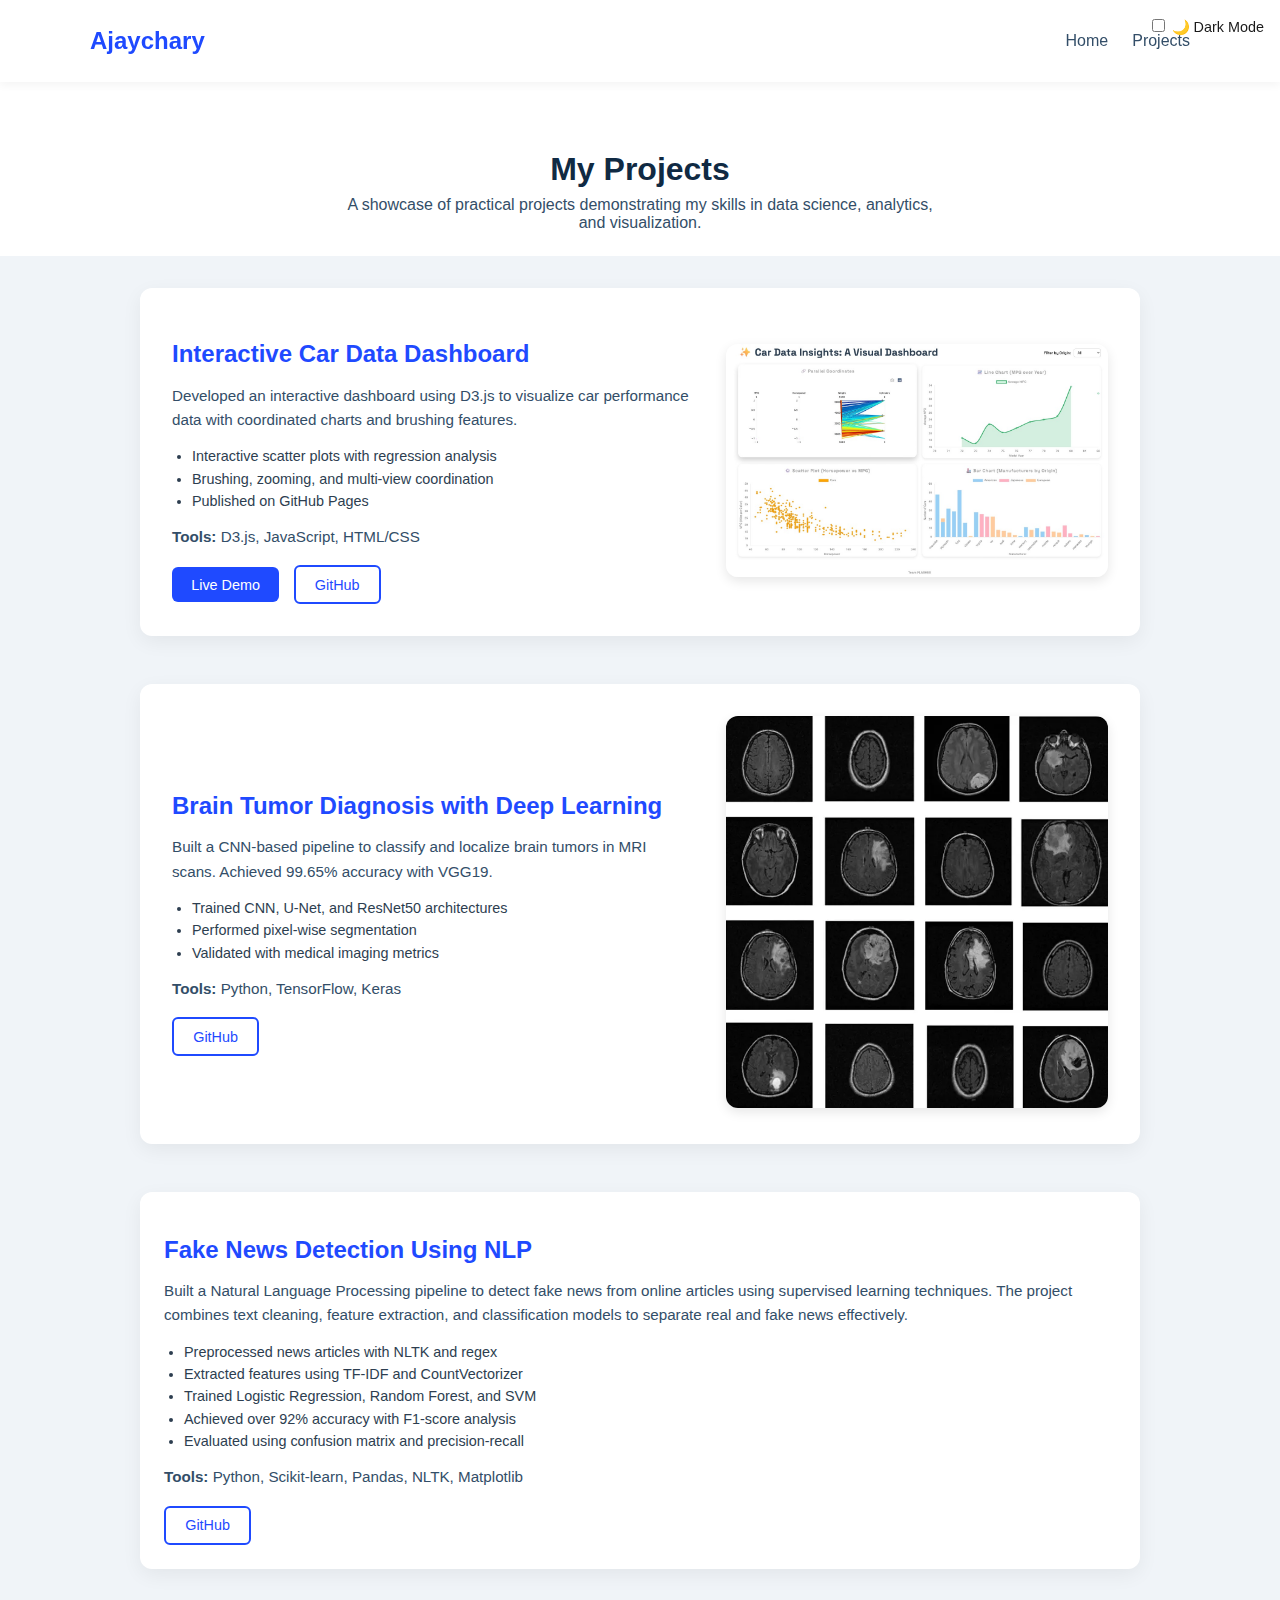
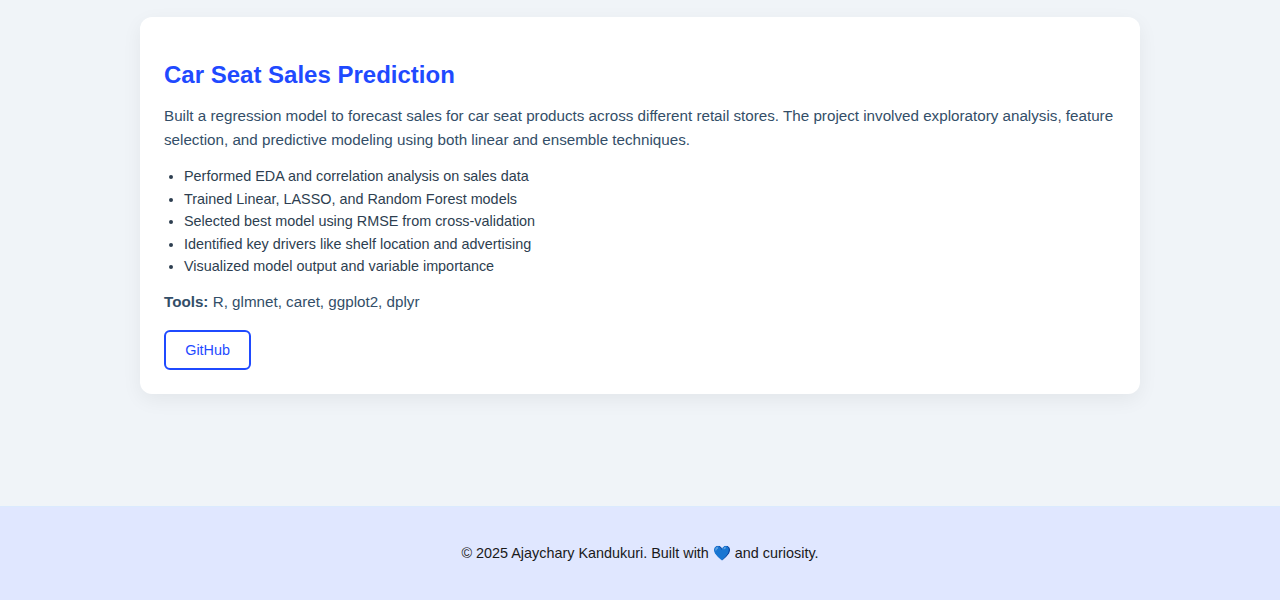
<file: Projects.html>
<!DOCTYPE html>
<html lang="en">
<head>
  <meta charset="UTF-8" />
  <meta name="viewport" content="width=device-width, initial-scale=1.0" />
  <title>Projects | Ajaychary Kandukuri</title>
  <link rel="stylesheet" href="style.css" />
  <script defer src="script.js"></script>
</head>
<body>

  <!-- SCROLL TO TOP BUTTON -->
  <button onclick="scrollToTop()" id="topBtn" title="Go to top">⬆</button>

  <!-- DARK MODE TOGGLE -->
  <div class="theme-toggle">
    <label>
      <input type="checkbox" id="toggleDark" />
      <span>🌙 Dark Mode</span>
    </label>
  </div>
  

  <!-- NAVIGATION BAR -->
  <nav class="navbar">
    <div class="nav-container">
      <a href="index.html" class="logo">Ajaychary</a>
      <div class="menu-toggle" onclick="toggleMenu()">☰</div>
      <ul class="nav-links" id="navLinks">
        <li><a href="index.html">Home</a></li>
        <li><a href="projects.html">Projects</a></li>
      </ul>
    </div>
  </nav>

  <!-- HEADER -->
  <header class="project-header">
    <h1>My Projects</h1>
    <p>A showcase of practical projects demonstrating my skills in data science, analytics, and visualization.</p>
  </header>

  <!-- PROJECTS SECTION -->
  <section class="projects-vertical">

    <!-- Project 1: Car Dashboard -->
    <div class="project-block horizontal-layout">
      <div class="project-content">
        <h2>Interactive Car Data Dashboard</h2>
        <p>Developed an interactive dashboard using D3.js to visualize car performance data with coordinated charts and brushing features.</p>
        <ul class="highlights">
          <li>Interactive scatter plots with regression analysis</li>
          <li>Brushing, zooming, and multi-view coordination</li>
          <li>Published on GitHub Pages</li>
        </ul>
        <p><strong>Tools:</strong> D3.js, JavaScript, HTML/CSS</p>
        <div class="project-links">
          <a href="https://ajaychary06.github.io/IV_Project/" class="btn" target="_blank">Live Demo</a>
          <a href="https://github.com/ajaychary06/IV_Project" class="btn-outline" target="_blank">GitHub</a>
        </div>
      </div>
      <div class="project-image">
        <img src="car dashboard.jpeg" alt="Car Dashboard" />
      </div>
    </div>

    <!-- Project 2: Brain Tumor -->
    <div class="project-block horizontal-layout">
      <div class="project-content">
        <h2>Brain Tumor Diagnosis with Deep Learning</h2>
        <p>Built a CNN-based pipeline to classify and localize brain tumors in MRI scans. Achieved 99.65% accuracy with VGG19.</p>
        <ul class="highlights">
          <li>Trained CNN, U-Net, and ResNet50 architectures</li>
          <li>Performed pixel-wise segmentation</li>
          <li>Validated with medical imaging metrics</li>
        </ul>
        <p><strong>Tools:</strong> Python, TensorFlow, Keras</p>
        <div class="project-links">
          <a href="https://github.com/ajaychary06/Projects/tree/main/Deep%20learning%20for%20automated%20brain%20tumor%20diagnosis%20in%20MRI%20scans" class="btn-outline" target="_blank">GitHub</a>
        </div>
      </div>
      <div class="project-image">
        <img src="brain.webp" alt="Brain Tumor Project" />
      </div>
    </div>

    <!-- Project 3: Fake News -->
    <div class="project-block">
      <div class="project-content">
        <h2>Fake News Detection Using NLP</h2>
        <p>
          Built a Natural Language Processing pipeline to detect fake news from online articles using supervised learning techniques.
          The project combines text cleaning, feature extraction, and classification models to separate real and fake news effectively.
        </p>
        <ul class="highlights">
          <li>Preprocessed news articles with NLTK and regex</li>
          <li>Extracted features using TF-IDF and CountVectorizer</li>
          <li>Trained Logistic Regression, Random Forest, and SVM</li>
          <li>Achieved over 92% accuracy with F1-score analysis</li>
          <li>Evaluated using confusion matrix and precision-recall</li>
        </ul>
        <p><strong>Tools:</strong> Python, Scikit-learn, Pandas, NLTK, Matplotlib</p>
        <div class="project-links">
          <a href="https://github.com/ajaychary06/Projects/tree/main/Data%20Mining" class="btn-outline" target="_blank">GitHub</a>
        </div>
      </div>
    </div>

    <!-- Project 4: Car Seat Sales -->
    <div class="project-block">
      <div class="project-content">
        <h2>Car Seat Sales Prediction</h2>
        <p>
          Built a regression model to forecast sales for car seat products across different retail stores.
          The project involved exploratory analysis, feature selection, and predictive modeling using both linear and ensemble techniques.
        </p>
        <ul class="highlights">
          <li>Performed EDA and correlation analysis on sales data</li>
          <li>Trained Linear, LASSO, and Random Forest models</li>
          <li>Selected best model using RMSE from cross-validation</li>
          <li>Identified key drivers like shelf location and advertising</li>
          <li>Visualized model output and variable importance</li>
        </ul>
        <p><strong>Tools:</strong> R, glmnet, caret, ggplot2, dplyr</p>
        <div class="project-links">
          <a href="https://github.com/ajaychary06/Projects/tree/main/Applied%20Statistics" class="btn-outline" target="_blank">GitHub</a>
        </div>
      </div>
    </div>

  </section>

  <!-- FOOTER -->
  <footer class="footer">
    <p>&copy; 2025 Ajaychary Kandukuri. Built with 💙 and curiosity.</p>
  </footer>

</body>
</html>
</file>
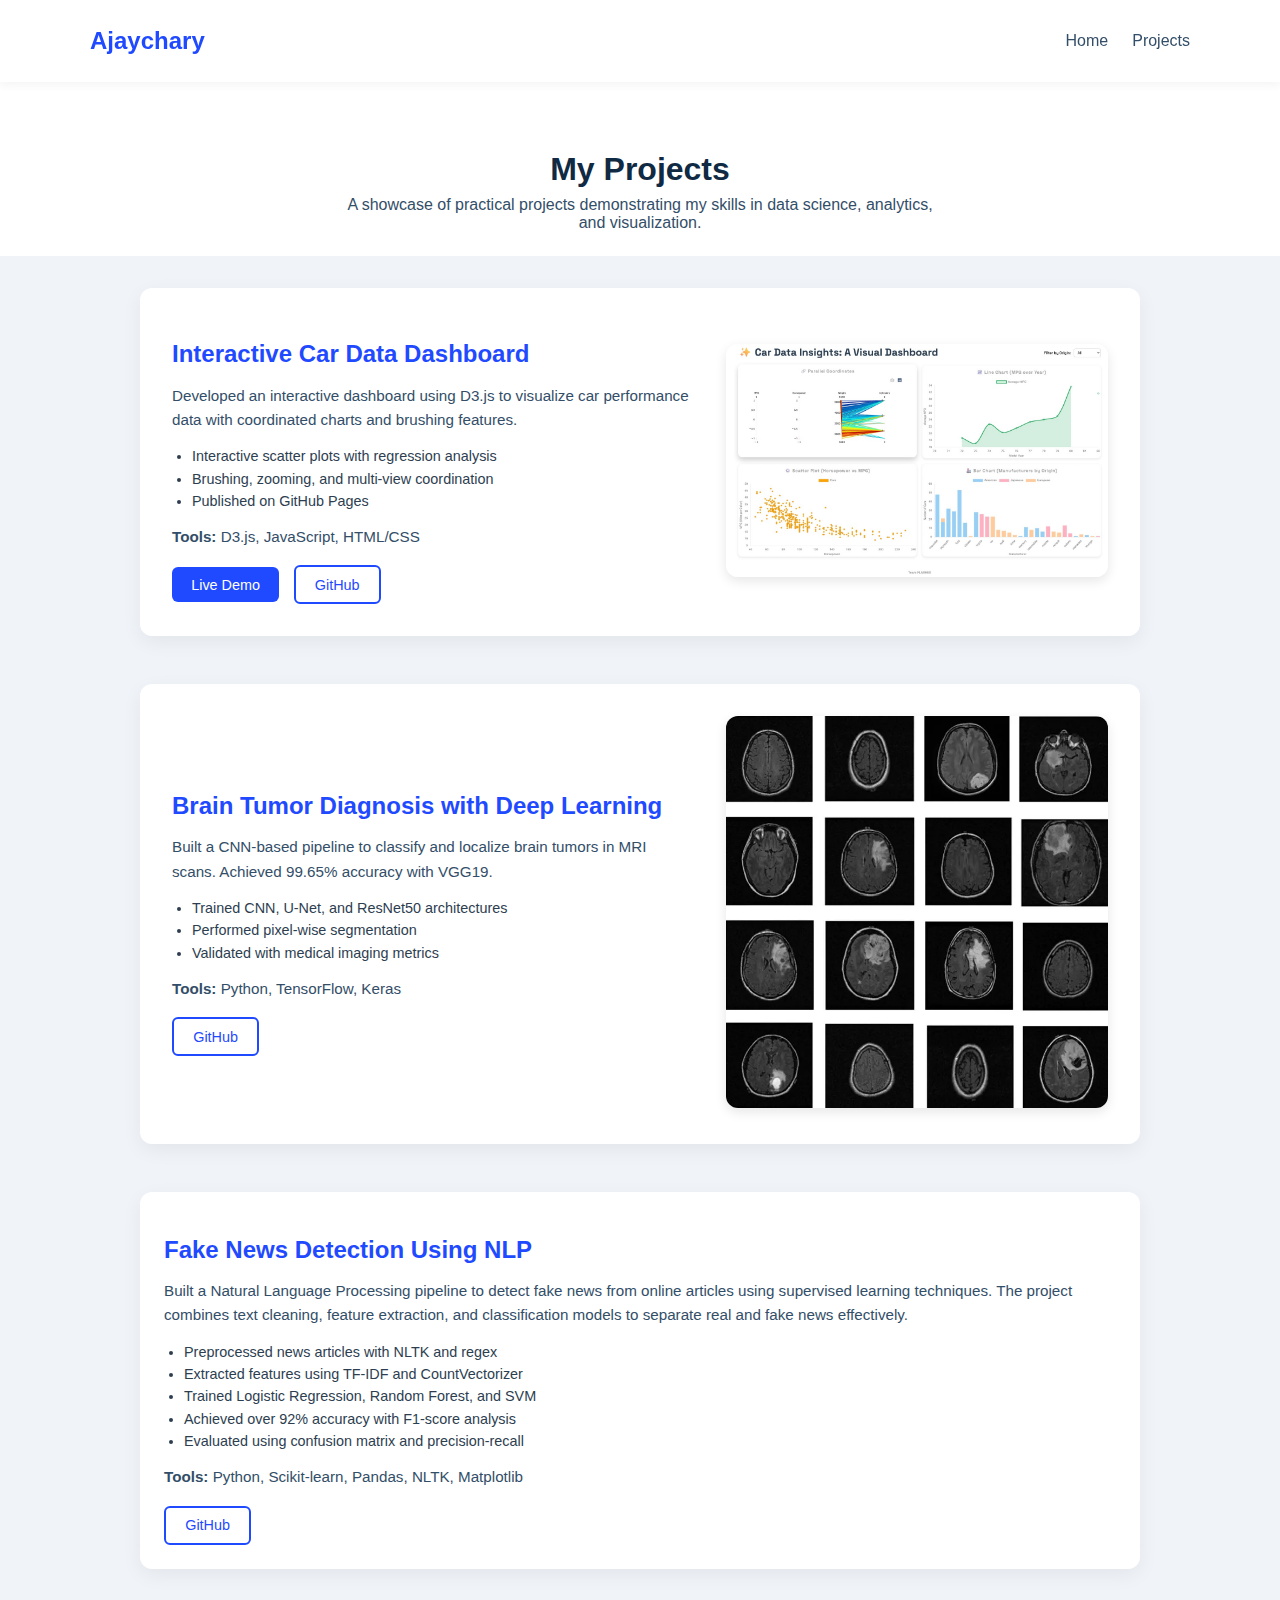
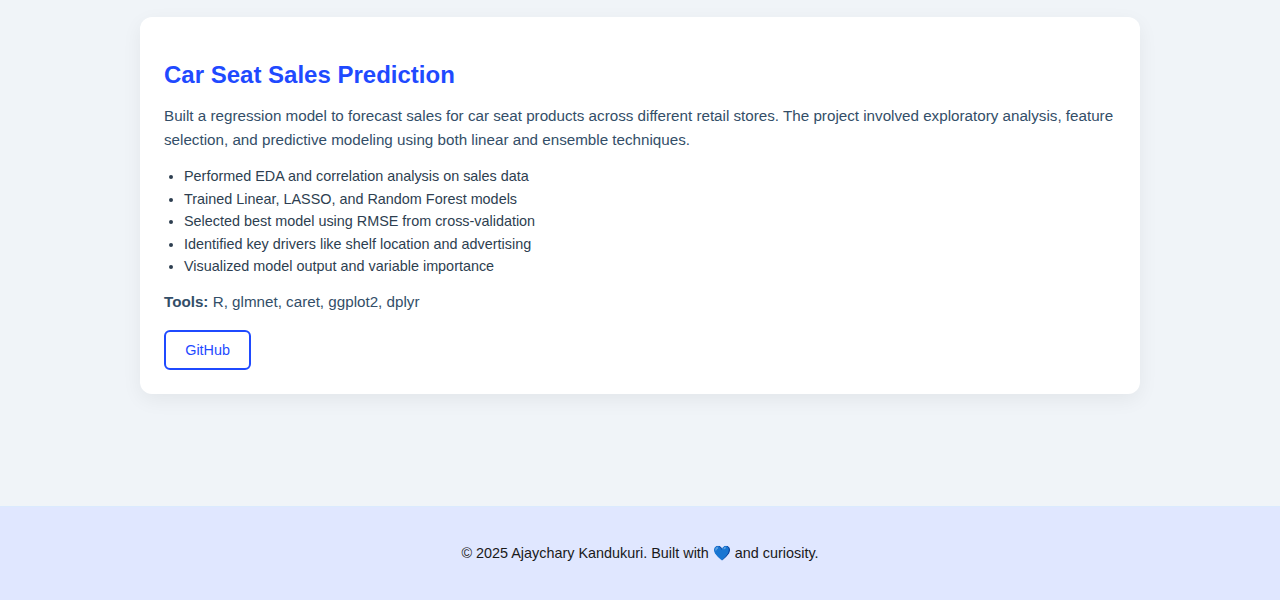
<file: projects.html>
<!DOCTYPE html>
<html lang="en">
<head>
  <meta charset="UTF-8" />
  <meta name="viewport" content="width=device-width, initial-scale=1.0" />
  <title>Projects | Ajaychary Kandukuri</title>
  <link rel="stylesheet" href="style.css" />
  <script defer src="script.js"></script>
</head>
<body>

  <!-- SCROLL TO TOP BUTTON -->
  <button onclick="scrollToTop()" id="topBtn" title="Go to top">⬆</button>

  <!-- NAVIGATION BAR -->
  <nav class="navbar">
    <div class="nav-container">
      <a href="index.html" class="logo">Ajaychary</a>
      <div class="menu-toggle" onclick="toggleMenu()">☰</div>
      <ul class="nav-links" id="navLinks">
        <li><a href="index.html">Home</a></li>
        <li><a href="projects.html">Projects</a></li>
      </ul>
    </div>
  </nav>

  <!-- HEADER -->
  <header class="project-header">
    <h1>My Projects</h1>
    <p>A showcase of practical projects demonstrating my skills in data science, analytics, and visualization.</p>
  </header>

  <!-- PROJECTS SECTION -->
  <section class="projects-vertical">

    <!-- Project 1: Car Dashboard -->
    <div class="project-block horizontal-layout">
      <div class="project-content">
        <h2>Interactive Car Data Dashboard</h2>
        <p>Developed an interactive dashboard using D3.js to visualize car performance data with coordinated charts and brushing features.</p>
        <ul class="highlights">
          <li>Interactive scatter plots with regression analysis</li>
          <li>Brushing, zooming, and multi-view coordination</li>
          <li>Published on GitHub Pages</li>
        </ul>
        <p><strong>Tools:</strong> D3.js, JavaScript, HTML/CSS</p>
        <div class="project-links">
          <a href="https://ajaychary06.github.io/IV_Project/" class="btn" target="_blank">Live Demo</a>
          <a href="https://github.com/ajaychary06/IV_Project" class="btn-outline" target="_blank">GitHub</a>
        </div>
      </div>
      <div class="project-image">
        <img src="car dashboard.jpeg" alt="Car Dashboard" />
      </div>
    </div>

    <!-- Project 2: Brain Tumor -->
    <div class="project-block horizontal-layout">
      <div class="project-content">
        <h2>Brain Tumor Diagnosis with Deep Learning</h2>
        <p>Built a CNN-based pipeline to classify and localize brain tumors in MRI scans. Achieved 99.65% accuracy with VGG19.</p>
        <ul class="highlights">
          <li>Trained CNN, U-Net, and ResNet50 architectures</li>
          <li>Performed pixel-wise segmentation</li>
          <li>Validated with medical imaging metrics</li>
        </ul>
        <p><strong>Tools:</strong> Python, TensorFlow, Keras</p>
        <div class="project-links">
          <a href="https://github.com/ajaychary06/Projects/tree/main/Deep%20learning%20for%20automated%20brain%20tumor%20diagnosis%20in%20MRI%20scans" class="btn-outline" target="_blank">GitHub</a>
        </div>
      </div>
      <div class="project-image">
        <img src="brain.webp" alt="Brain Tumor Project" />
      </div>
    </div>

    <!-- Project 3: Fake News -->
    <div class="project-block">
      <div class="project-content">
        <h2>Fake News Detection Using NLP</h2>
        <p>
          Built a Natural Language Processing pipeline to detect fake news from online articles using supervised learning techniques.
          The project combines text cleaning, feature extraction, and classification models to separate real and fake news effectively.
        </p>
        <ul class="highlights">
          <li>Preprocessed news articles with NLTK and regex</li>
          <li>Extracted features using TF-IDF and CountVectorizer</li>
          <li>Trained Logistic Regression, Random Forest, and SVM</li>
          <li>Achieved over 92% accuracy with F1-score analysis</li>
          <li>Evaluated using confusion matrix and precision-recall</li>
        </ul>
        <p><strong>Tools:</strong> Python, Scikit-learn, Pandas, NLTK, Matplotlib</p>
        <div class="project-links">
          <a href="https://github.com/ajaychary06/Projects/tree/main/Data%20Mining" class="btn-outline" target="_blank">GitHub</a>
        </div>
      </div>
    </div>

    <!-- Project 4: Car Seat Sales -->
    <div class="project-block">
      <div class="project-content">
        <h2>Car Seat Sales Prediction</h2>
        <p>
          Built a regression model to forecast sales for car seat products across different retail stores.
          The project involved exploratory analysis, feature selection, and predictive modeling using both linear and ensemble techniques.
        </p>
        <ul class="highlights">
          <li>Performed EDA and correlation analysis on sales data</li>
          <li>Trained Linear, LASSO, and Random Forest models</li>
          <li>Selected best model using RMSE from cross-validation</li>
          <li>Identified key drivers like shelf location and advertising</li>
          <li>Visualized model output and variable importance</li>
        </ul>
        <p><strong>Tools:</strong> R, glmnet, caret, ggplot2, dplyr</p>
        <div class="project-links">
          <a href="https://github.com/ajaychary06/Projects/tree/main/Applied%20Statistics" class="btn-outline" target="_blank">GitHub</a>
        </div>
      </div>
    </div>

  </section>

  <!-- FOOTER -->
  <footer class="footer">
    <p>&copy; 2025 Ajaychary Kandukuri. Built with 💙 and curiosity.</p>
  </footer>

  <!-- JavaScript for Scroll & Menu Toggle -->
  <script>
    function toggleMenu() {
      const nav = document.getElementById("navLinks");
      nav.classList.toggle("active");
    }

    window.onscroll = function () {
      const topBtn = document.getElementById("topBtn");
      topBtn.style.display = window.scrollY > 200 ? "block" : "none";
    };

    function scrollToTop() {
      window.scrollTo({ top: 0, behavior: "smooth" });
    }
  </script>

</body>
</html>
</file>
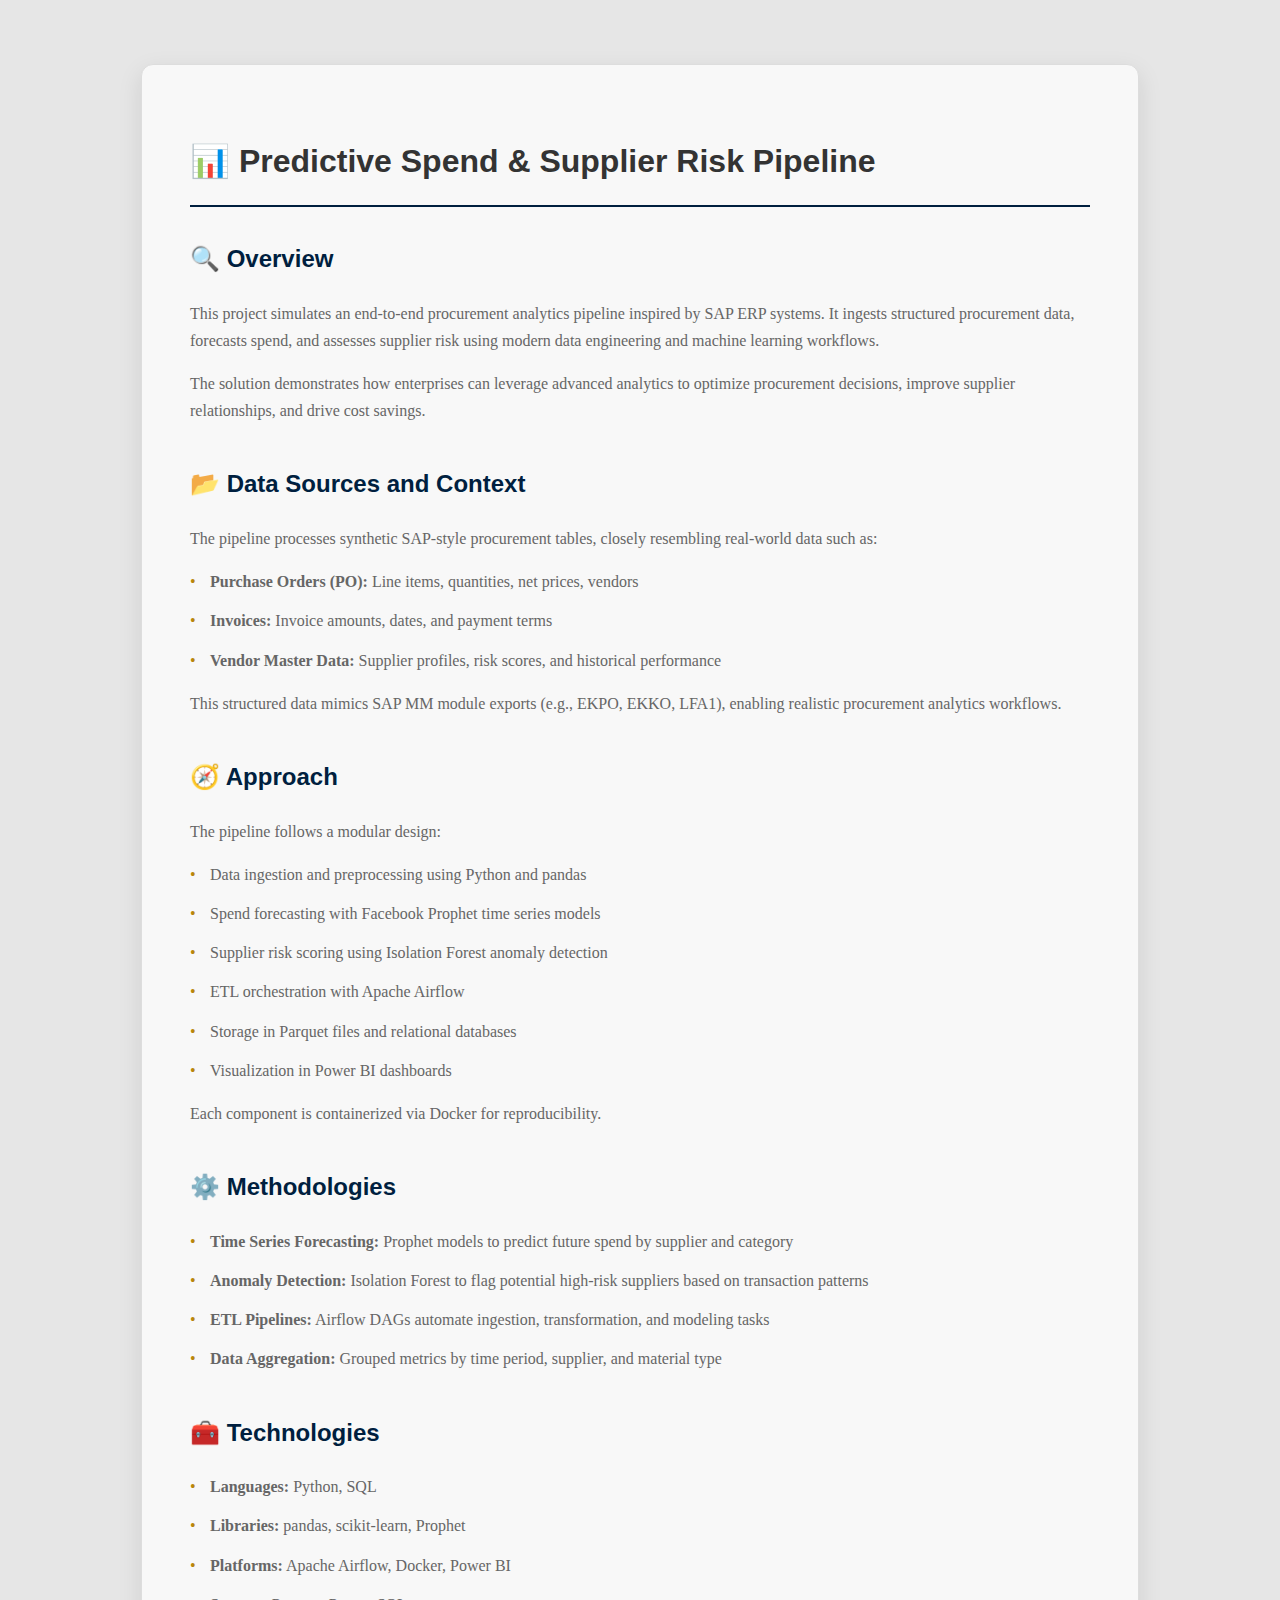
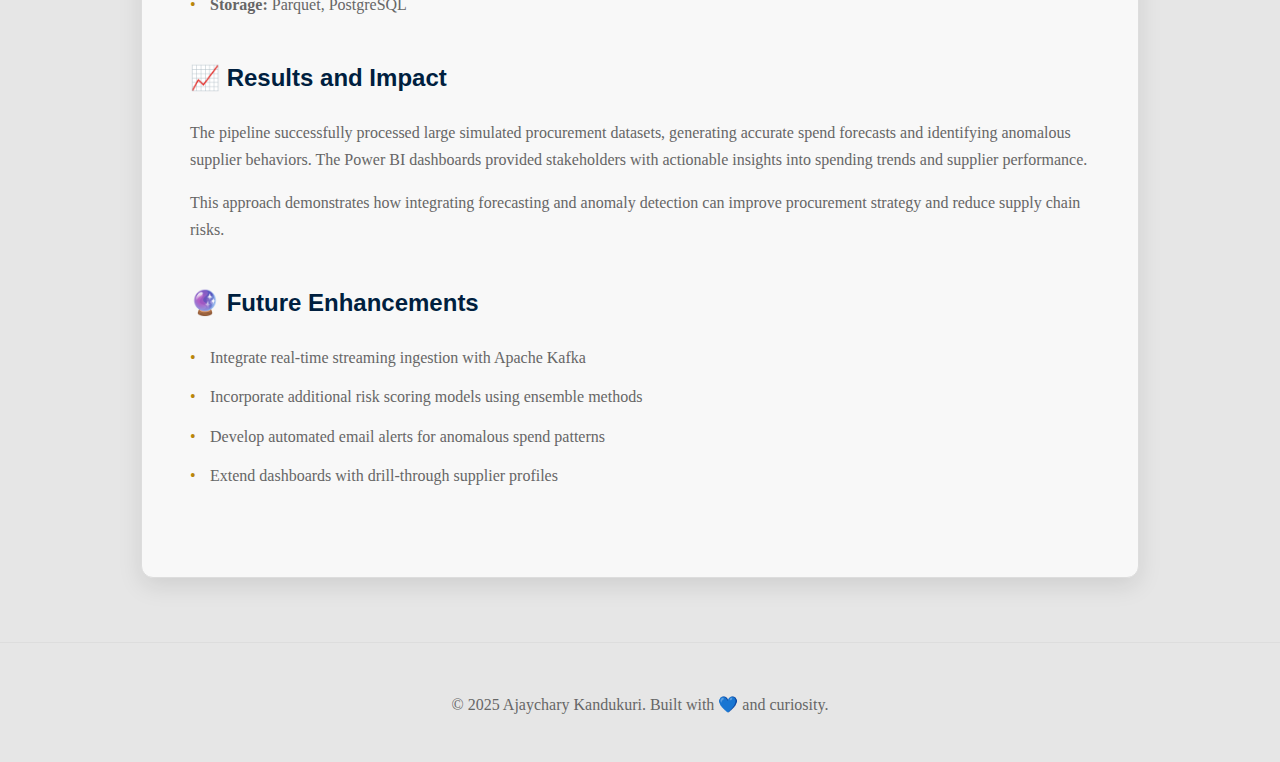
<file: sap procurement project.html>
<!DOCTYPE html>
<html lang="en">
<head>
    <meta charset="UTF-8" />
    <meta name="viewport" content="width=device-width, initial-scale=1.0"/>
    <title>SAP Procurement Local Pipeline</title>
    <style>
        /* --- Root Variables for a Royal & Elegant Theme --- */
        :root {
            --royal-navy: #001f3f;
            --gold-accent: #b8860b;
            --background-light: #f8f8f8;
            --background-dark: #e6e6e6;
            --text-color-dark: #333;
            --text-color-soft: #666;
            --border-color: #ddd;
            --shadow-color: rgba(0, 0, 0, 0.1);
            --font-family-body: 'Merriweather', serif;
            --font-family-heading: 'Poppins', sans-serif;
        }

        /* --- General Body Styles --- */
        body {
            margin: 0;
            font-family: var(--font-family-body);
            background-color: var(--background-dark);
            color: var(--text-color-dark);
            line-height: 1.7;
        }

        /* --- Project Detail Container --- */
        .project-detail-container {
            max-width: 900px;
            margin: 4rem auto;
            background-color: var(--background-light);
            padding: 3rem;
            border-radius: 12px;
            box-shadow: 0 8px 24px var(--shadow-color);
            border: 1px solid var(--border-color);
        }

        /* --- Headings --- */
        h1, h2, h3, h4 {
            font-family: var(--font-family-heading);
            font-weight: 600;
            color: var(--text-color-dark);
        }

        h1 {
            font-size: 2rem;
            color: var(--text-color-dark);
            border-bottom: 2px solid var(--royal-navy);
            padding-bottom: 1rem;
            margin-bottom: 2rem;
        }

        h2 {
            font-size: 1.5rem;
            color: var(--royal-navy);
            margin-top: 2rem;
        }

        /* --- Paragraphs and Lists --- */
        p, li {
            font-size: 1rem;
            color: var(--text-color-soft);
            margin-bottom: 12px;
        }

        ul {
            list-style: none;
            padding: 0;
        }
        
        li {
            position: relative;
            padding-left: 20px;
        }
        
        li::before {
            content: '•';
            color: var(--gold-accent);
            position: absolute;
            left: 0;
        }

        .section {
            margin-bottom: 40px;
        }

        /* --- Footer --- */
        .footer {
            background-color: var(--background-dark);
            text-align: center;
            padding: 2rem;
            color: var(--text-color-soft);
            font-size: 0.9rem;
            margin-top: 3rem;
            border-top: 1px solid var(--border-color);
        }

        /* --- Media Queries --- */
        @media (max-width: 768px) {
            .project-detail-container {
                margin: 2rem 1rem;
                padding: 2rem 1.5rem;
            }

            h1 {
                font-size: 24px;
            }

            h2 {
                font-size: 20px;
            }
        }
    </style>
</head>
<body>
    <div class="project-detail-container">
        <h1>📊 Predictive Spend & Supplier Risk Pipeline</h1>

        <div class="section">
            <h2>🔍 Overview</h2>
            <p>
                This project simulates an end-to-end procurement analytics pipeline inspired by SAP ERP systems. It ingests structured procurement data, forecasts spend, and assesses supplier risk using modern data engineering and machine learning workflows.
            </p>
            <p>
                The solution demonstrates how enterprises can leverage advanced analytics to optimize procurement decisions, improve supplier relationships, and drive cost savings.
            </p>
        </div>

        <div class="section">
            <h2>📂 Data Sources and Context</h2>
            <p>
                The pipeline processes synthetic SAP-style procurement tables, closely resembling real-world data such as:
            </p>
            <ul>
                <li><strong>Purchase Orders (PO):</strong> Line items, quantities, net prices, vendors</li>
                <li><strong>Invoices:</strong> Invoice amounts, dates, and payment terms</li>
                <li><strong>Vendor Master Data:</strong> Supplier profiles, risk scores, and historical performance</li>
            </ul>
            <p>
                This structured data mimics SAP MM module exports (e.g., EKPO, EKKO, LFA1), enabling realistic procurement analytics workflows.
            </p>
        </div>

        <div class="section">
            <h2>🧭 Approach</h2>
            <p>
                The pipeline follows a modular design:
            </p>
            <ul>
                <li>Data ingestion and preprocessing using Python and pandas</li>
                <li>Spend forecasting with Facebook Prophet time series models</li>
                <li>Supplier risk scoring using Isolation Forest anomaly detection</li>
                <li>ETL orchestration with Apache Airflow</li>
                <li>Storage in Parquet files and relational databases</li>
                <li>Visualization in Power BI dashboards</li>
            </ul>
            <p>
                Each component is containerized via Docker for reproducibility.
            </p>
        </div>

        <div class="section">
            <h2>⚙️ Methodologies</h2>
            <ul>
                <li><strong>Time Series Forecasting:</strong> Prophet models to predict future spend by supplier and category</li>
                <li><strong>Anomaly Detection:</strong> Isolation Forest to flag potential high-risk suppliers based on transaction patterns</li>
                <li><strong>ETL Pipelines:</strong> Airflow DAGs automate ingestion, transformation, and modeling tasks</li>
                <li><strong>Data Aggregation:</strong> Grouped metrics by time period, supplier, and material type</li>
            </ul>
        </div>

        <div class="section">
            <h2>🧰 Technologies</h2>
            <ul>
                <li><strong>Languages:</strong> Python, SQL</li>
                <li><strong>Libraries:</strong> pandas, scikit-learn, Prophet</li>
                <li><strong>Platforms:</strong> Apache Airflow, Docker, Power BI</li>
                <li><strong>Storage:</strong> Parquet, PostgreSQL</li>
            </ul>
        </div>

        <div class="section">
            <h2>📈 Results and Impact</h2>
            <p>
                The pipeline successfully processed large simulated procurement datasets, generating accurate spend forecasts and identifying anomalous supplier behaviors. The Power BI dashboards provided stakeholders with actionable insights into spending trends and supplier performance.
            </p>
            <p>
                This approach demonstrates how integrating forecasting and anomaly detection can improve procurement strategy and reduce supply chain risks.
            </p>
        </div>

        <div class="section">
            <h2>🔮 Future Enhancements</h2>
            <ul>
                <li>Integrate real-time streaming ingestion with Apache Kafka</li>
                <li>Incorporate additional risk scoring models using ensemble methods</li>
                <li>Develop automated email alerts for anomalous spend patterns</li>
                <li>Extend dashboards with drill-through supplier profiles</li>
            </ul>
        </div>
    </div>
    
    <footer class="footer">
        <p>&copy; 2025 Ajaychary Kandukuri. Built with 💙 and curiosity.</p>
    </footer>

</body>
</html>
</file>
<file: style.css>
/* THEME VARIABLES */
:root {
    --bg-color: #f0f4f8;
    --text-color: #1a1a1a;
    --nav-bg: #ffffff;
    --link-color: #334e68;
    --footer-bg: #e0e7ff;
  }
  
  body.dark {
    --bg-color: #121212;
    --text-color: #e0e0e0;
    --nav-bg: #1e1e1e;
    --link-color: #90caf9;
    --footer-bg: #1f2937;
  }
  
  /* GENERAL RESET */
  body {
    margin: 0;
    font-family: 'Segoe UI', sans-serif;
    background-color: var(--bg-color);
    color: var(--text-color);
    scroll-behavior: smooth;
    transition: background-color 0.3s ease, color 0.3s ease;
  }
  
  /* NAVIGATION BAR */
  .navbar {
    background-color: var(--nav-bg);
    box-shadow: 0 4px 8px rgba(0, 0, 0, 0.04);
    padding: 1rem 2rem;
    position: sticky;
    top: 0;
    z-index: 100;
  }
  
  .nav-container {
    display: flex;
    justify-content: space-between;
    align-items: center;
    max-width: 1100px;
    margin: auto;
  }
  
  .logo {
    font-size: 1.5rem;
    font-weight: bold;
    color: #1f4aff;
    text-decoration: none;
  }
  
  .menu-toggle {
    display: none;
    font-size: 1.5rem;
    cursor: pointer;
    color: var(--text-color);
  }
  
  .nav-links {
    list-style: none;
    display: flex;
    gap: 1.5rem;
  }
  
  .nav-links a {
    text-decoration: none;
    color: var(--link-color);
    font-weight: 500;
    transition: color 0.2s;
  }
  
  .nav-links a:hover {
    color: #1f4aff;
  }
  
  /* HERO SECTION */
  .hero {
    display: flex;
    flex-wrap: wrap;
    padding: 3rem 2rem;
    background: linear-gradient(to right, #e0f7fa, #e8eaf6);
    align-items: center;
    justify-content: center;
  }
  
  .hero-text {
    flex: 1 1 400px;
    padding: 1rem;
  }
  
  .hero-img img {
    width: 280px;
    border-radius: 12px;
    box-shadow: 0 4px 20px rgba(0, 0, 0, 0.1);
  }
  
  h1, h2, h3 {
    color: #102a43;
  }
  
  /* BUTTONS */
  .buttons {
    margin-top: 1rem;
  }
  
  a.btn,
  a.btn-outline {
    text-decoration: none;
    padding: 0.75rem 1.25rem;
    border-radius: 6px;
    margin-right: 10px;
    display: inline-block;
    font-weight: bold;
    transition: all 0.3s ease;
  }
  
  a.btn {
    background-color: #1f4aff;
    color: #ffffff;
  }
  
  a.btn:hover {
    background-color: #153ecf;
  }
  
  a.btn-outline {
    border: 2px solid #1f4aff;
    color: #1f4aff;
  }
  
  a.btn-outline:hover {
    background-color: #e6f0ff;
  }
  
  /* ABOUT SECTION */
  .about {
    text-align: center;
    padding: 2rem;
    background-color: #ffffff;
  }
  
  .about p {
    max-width: 800px;
    margin: 1rem auto;
    color: #334e68;
  }
  
  /* SKILLS SECTION */
  .skills {
    background-color: #e3f2fd;
    padding: 3rem 1rem;
    text-align: center;
  }
  
  .skills-row {
    display: flex;
    justify-content: center;
    flex-wrap: wrap;
    gap: 2rem;
    max-width: 1000px;
    margin: 0 auto;
  }
  
  .skill-column {
    background-color: #ffffff;
    border-radius: 12px;
    box-shadow: 0 6px 20px rgba(0, 0, 0, 0.06);
    padding: 1.5rem 2rem;
    width: 280px;
  }
  
  .skill-column h4 {
    color: #1f4aff;
    font-size: 1.25rem;
    margin-bottom: 1rem;
    border-bottom: 2px solid #e6eaf4;
    padding-bottom: 0.5rem;
  }
  
  .skill-column ul {
    list-style: none;
    padding: 0;
    color: #334e68;
    font-size: 0.95rem;
  }
  
  /* RESUME SECTION */
  .resume-section {
    background-color: #ffffff;
    padding: 3rem 1rem;
    text-align: center;
  }
  
  .resume-section p {
    max-width: 700px;
    margin: 0 auto 1.5rem;
    font-size: 0.95rem;
    color: #334e68;
    line-height: 1.6;
  }
  
  /* CONTACT SECTION */
  .contact {
    background-color: #fdfdfd;
    text-align: center;
    padding: 3rem 1rem;
  }
  
  .contact-socials {
    margin-top: 0.75rem;
    font-size: 0.95rem;
  }
  
  .contact a {
    color: #1f4aff;
    text-decoration: none;
  }
  
  .contact a:hover {
    text-decoration: underline;
  }
  
  /* PROJECTS PAGE */
  .project-header {
    text-align: center;
    padding: 3rem 1rem 1.5rem;
    background-color: #ffffff;
  }
  
  .project-header h1 {
    font-size: 2rem;
    color: #102a43;
    margin-bottom: 0.5rem;
  }
  
  .project-header p {
    font-size: 1rem;
    color: #334e68;
    max-width: 600px;
    margin: 0 auto;
  }
  
  .projects-vertical {
    padding: 2rem 1rem;
    max-width: 1000px;
    margin: auto;
  }
  
  .project-block {
    background-color: #ffffff;
    border-radius: 12px;
    box-shadow: 0 6px 20px rgba(0, 0, 0, 0.06);
    margin-bottom: 3rem;
    padding: 1.5rem;
  }
  
  .horizontal-layout {
    display: flex;
    flex-direction: row;
    flex-wrap: wrap;
    gap: 2rem;
    align-items: center;
    padding: 2rem;
  }
  
  .horizontal-layout .project-content {
    flex: 1 1 55%;
    padding: 0;
  }
  
  .horizontal-layout .project-image {
    flex: 1 1 40%;
  }
  
  .horizontal-layout .project-image img {
    width: 100%;
    border-radius: 12px;
    box-shadow: 0 4px 12px rgba(0, 0, 0, 0.1);
  }
  
  .project-content h2 {
    color: #1f4aff;
    font-size: 1.5rem;
    margin-bottom: 0.75rem;
  }
  
  .project-content p {
    font-size: 0.95rem;
    color: #334e68;
    margin-bottom: 1rem;
    line-height: 1.6;
  }
  
  .highlights {
    padding-left: 1.25rem;
    margin-bottom: 1rem;
    font-size: 0.9rem;
    color: #2d3e50;
  }
  
  .highlights li {
    margin-bottom: 0.4rem;
    list-style-type: disc;
  }
  
  .project-links {
    margin-top: 1rem;
  }
  
  .project-links a {
    text-decoration: none;
    padding: 0.6rem 1.2rem;
    border-radius: 6px;
    font-size: 0.9rem;
    margin-right: 10px;
    font-weight: 500;
    transition: all 0.2s ease;
  }
  
  .project-links .btn {
    background-color: #1f4aff;
    color: #fff;
  }
  
  .project-links .btn:hover {
    background-color: #153ecf;
  }
  
  .project-links .btn-outline {
    border: 2px solid #1f4aff;
    color: #1f4aff;
  }
  
  .project-links .btn-outline:hover {
    background-color: #eaf0ff;
  }
  
  /* FOOTER */
  .footer {
    background-color: var(--footer-bg);
    text-align: center;
    padding: 1.5rem;
    color: var(--text-color);
    font-size: 0.9rem;
    margin-top: 2rem;
    border-top: 1px solid #dbeafe;
  }
  
  /* SCROLL TO TOP BUTTON */
  #topBtn {
    display: none;
    position: fixed;
    bottom: 20px;
    right: 20px;
    z-index: 100;
    border: none;
    outline: none;
    background-color: #1f4aff;
    color: white;
    cursor: pointer;
    padding: 10px 15px;
    border-radius: 50%;
    font-size: 1rem;
    box-shadow: 0 4px 12px rgba(0, 0, 0, 0.2);
  }
  
  #topBtn:hover {
    background-color: #153ecf;
  }
  
  /* DARK MODE TOGGLE */
  .theme-toggle {
    position: fixed;
    top: 1rem;
    right: 1rem;
    z-index: 200;
    font-size: 0.9rem;
  }
  
  .theme-toggle label {
    cursor: pointer;
    color: var(--text-color);
  }
  
  /* RESPONSIVE DESIGN */
  @media (max-width: 768px) {
    .hero {
      flex-direction: column;
      text-align: center;
    }
  
    .hero-img img {
      margin-top: 1.5rem;
    }
  
    .nav-links {
      display: none;
      flex-direction: column;
      background-color: var(--nav-bg);
      position: absolute;
      top: 60px;
      right: 20px;
      padding: 1rem;
      box-shadow: 0 4px 10px rgba(0, 0, 0, 0.1);
    }
  
    .nav-links.active {
      display: flex;
    }
  
    .menu-toggle {
      display: block;
    }
  
    .horizontal-layout {
      flex-direction: column;
    }
  }
</file>
